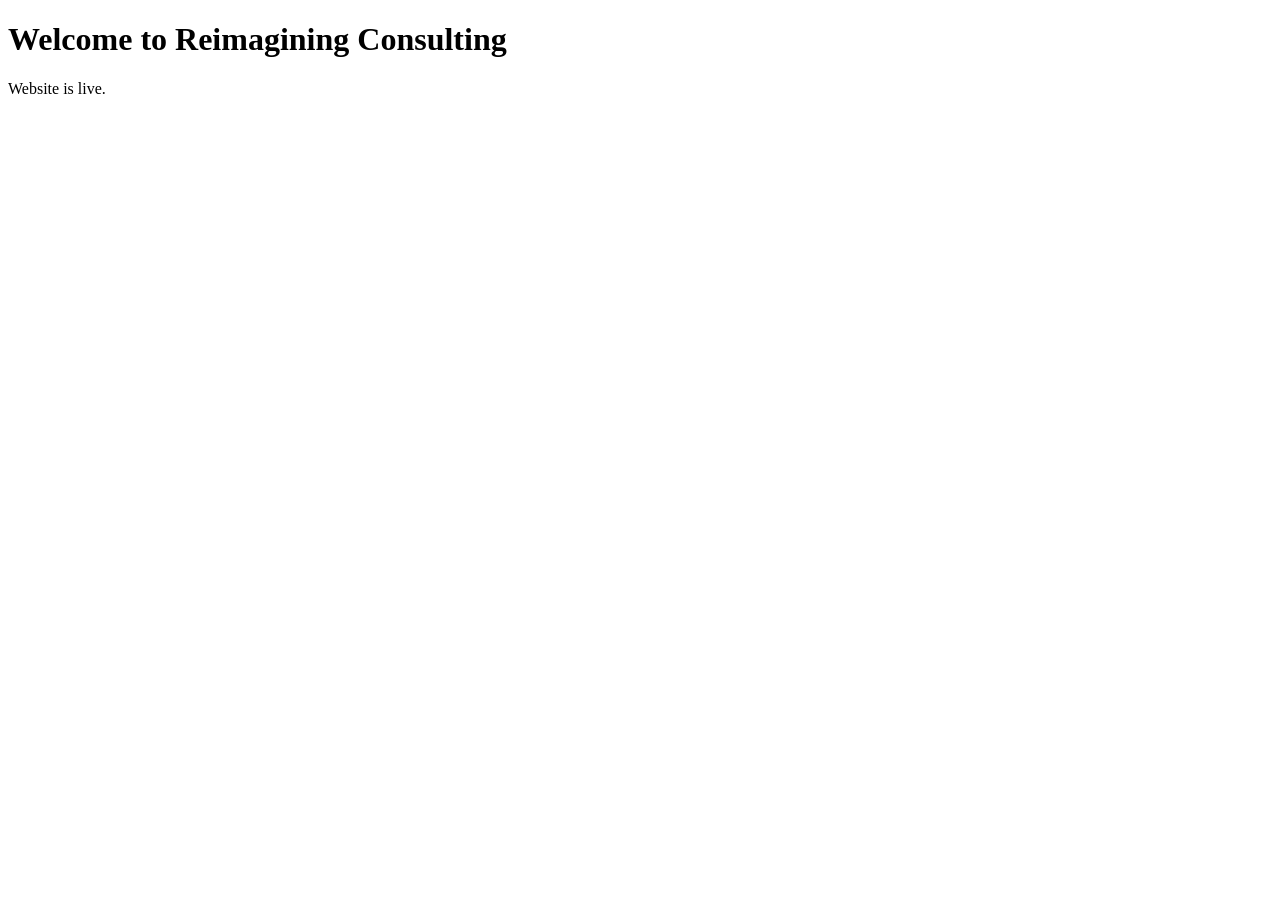
<file: Index.html>
﻿<!DOCTYPE html>
<html>
<head>
  <title>Reimagining Consulting</title>
</head>
<body>
  <h1>Welcome to Reimagining Consulting</h1>
  <p>Website is live.</p>
</body>
</html>
</body>
</html>
</file>
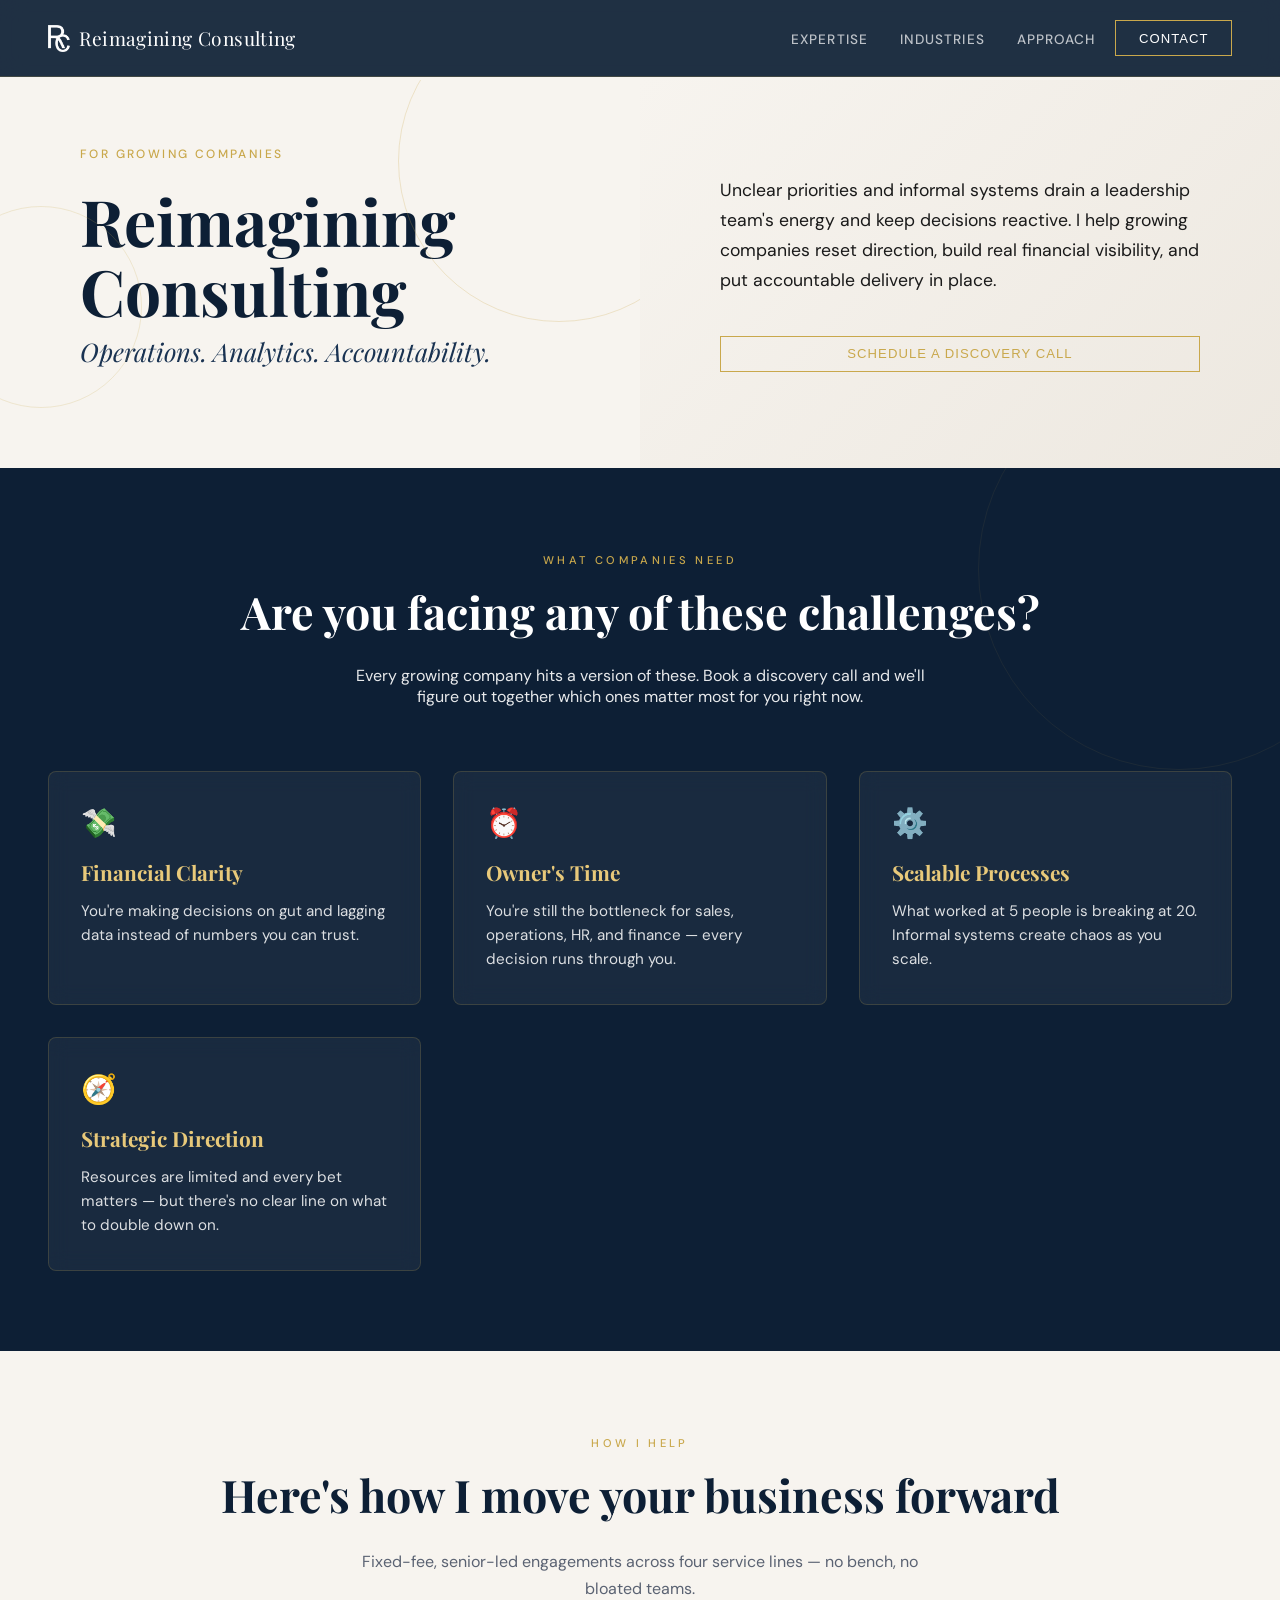
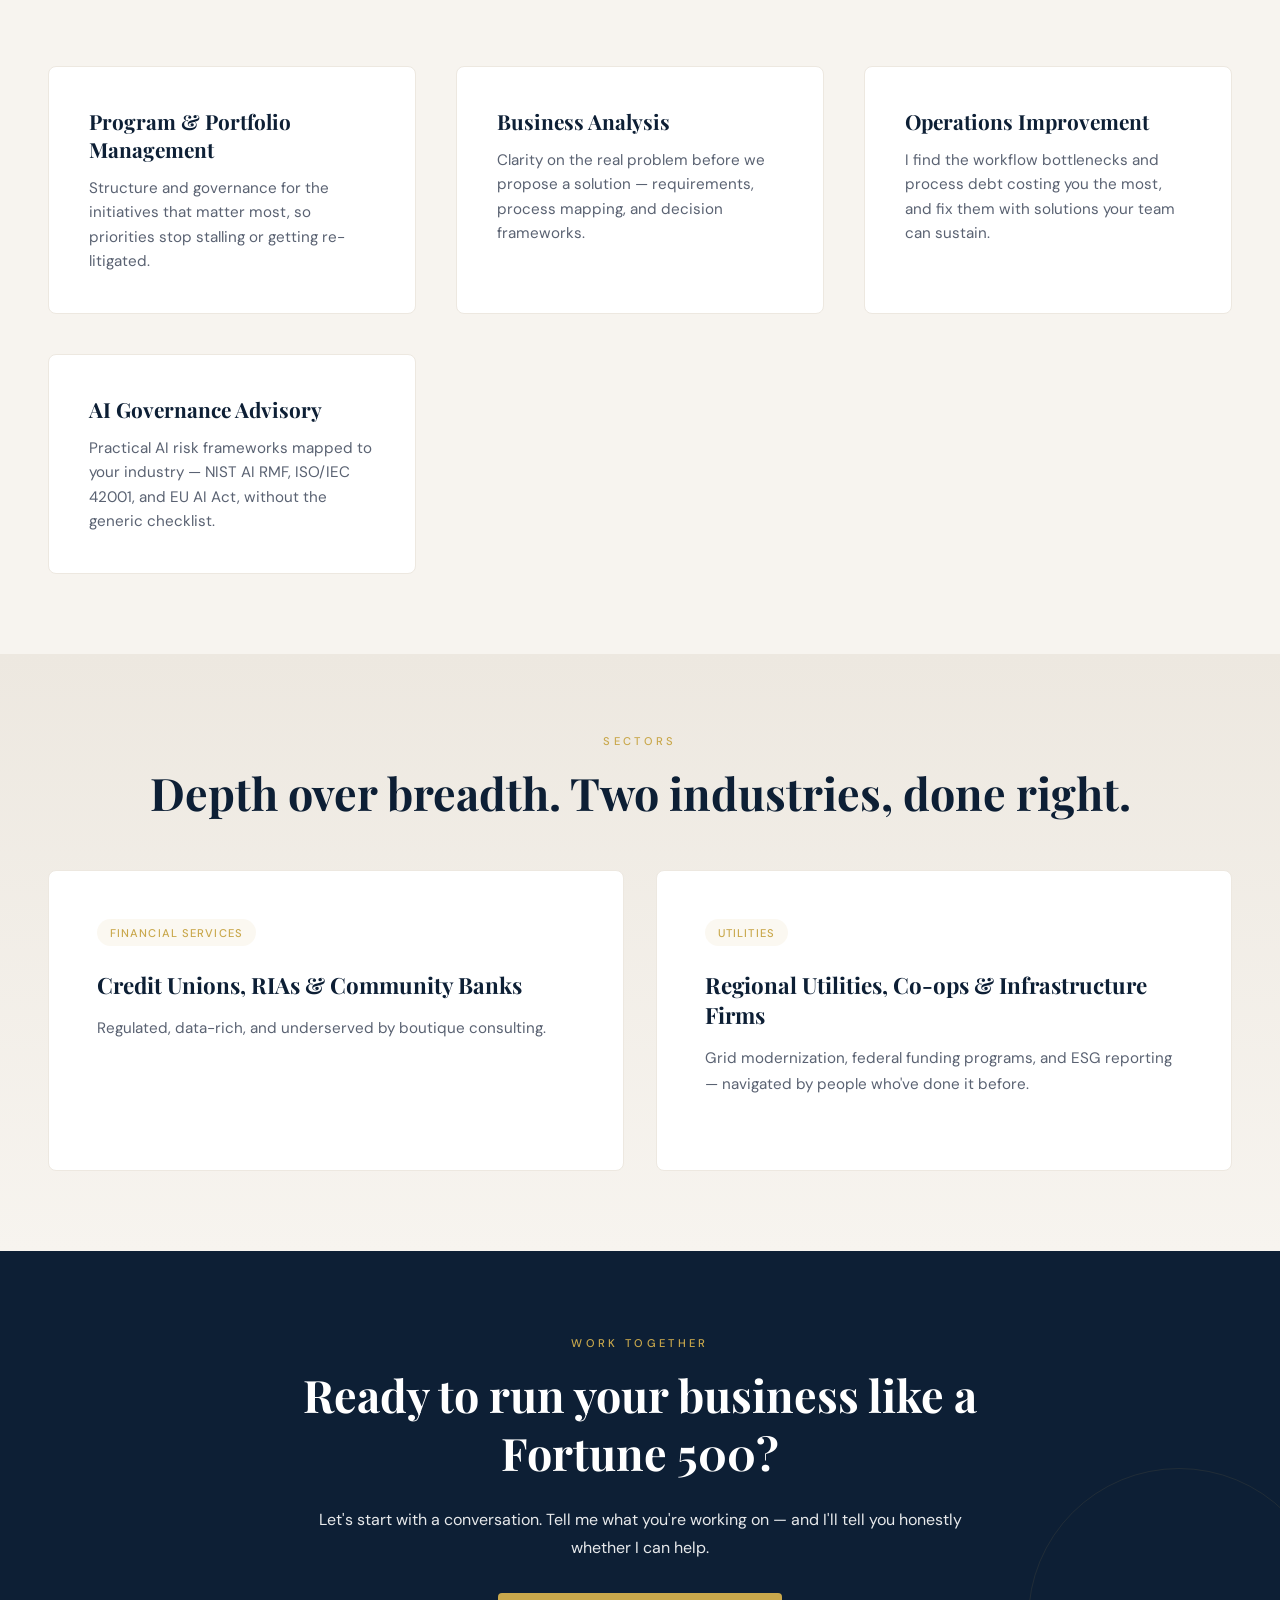
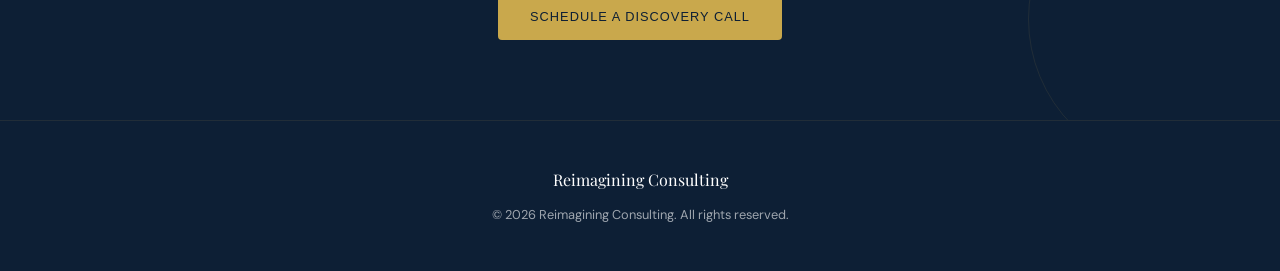
<file: index.html>
<!DOCTYPE html>
<html lang="en">
<head>
<meta charset="UTF-8">
<meta name="viewport" content="width=device-width, initial-scale=1, viewport-fit=cover">
<title>Reimagining Consulting - Confident Operations. Clear Strategy. Accountable Delivery.</title>
<link href="https://fonts.googleapis.com/css2?family=Playfair+Display:ital,wght@0,400;0,600;1,400&family=DM+Sans:wght@300;400;500&display=swap" rel="stylesheet">
<link rel="stylesheet" href="style.css">
</head>
<body>

<!-- NAV -->
<nav>
  <div class="nav-logo"><img src="[data-uri]" alt="Reimagining Consulting" class="nav-logo-img"> Reimagining Consulting</div>
  <div class="nav-right">
    <ul class="nav-links" id="navLinks">
      <li><a href="#expertise">Expertise</a></li>
      <li><a href="#industries">Industries</a></li>
      <li><a href="#approach">Approach</a></li>
    </ul>
    <button onclick="showPopup('email')" class="nav-cta" style="cursor:pointer;background:none;">Contact</button>
    <button class="nav-toggle" id="navToggle" aria-label="Toggle menu" aria-expanded="false" aria-controls="navLinks">
      <span></span><span></span><span></span>
    </button>
  </div>
</nav>

<!-- HERO -->
<section class="hero">
  <div class="hero-left">
    <div class="hero-eyebrow">For Growing Companies</div>
    <h1 class="hero-name">Reimagining Consulting</h1>
    <p class="hero-title">Operations. Analytics. Accountability.</p>
  </div>
  <div class="hero-right">
    <p class="hero-bio">
      Unclear priorities and informal systems drain a leadership team's energy and keep decisions reactive. I help growing companies reset direction, build real financial visibility, and put accountable delivery in place.
    </p>
    <button onclick="showPopup('phone')" class="hero-cta" style="cursor:pointer;background:none;display:inline-block;margin-top:0.5rem;">Schedule a Discovery Call</button>
  </div>
</section>

<!-- CHALLENGES -->
<section class="problems-section">
  <div class="problems-header">
    <span class="section-label">What Companies Need</span>
    <h2>Are you facing any of these challenges?</h2>
    <p>Every growing company hits a version of these. Book a discovery call and we'll figure out together which ones matter most for you right now.</p>
  </div>

  <div class="problems-grid">
    <div class="problem-card">
      <div class="problem-icon">💸</div>
      <h3 class="problem-title">Financial Clarity</h3>
      <p class="problem-description">You're making decisions on gut and lagging data instead of numbers you can trust.</p>
    </div>
    <div class="problem-card">
      <div class="problem-icon">⏰</div>
      <h3 class="problem-title">Owner's Time</h3>
      <p class="problem-description">You're still the bottleneck for sales, operations, HR, and finance — every decision runs through you.</p>
    </div>
    <div class="problem-card">
      <div class="problem-icon">⚙️</div>
      <h3 class="problem-title">Scalable Processes</h3>
      <p class="problem-description">What worked at 5 people is breaking at 20. Informal systems create chaos as you scale.</p>
    </div>
    <div class="problem-card">
      <div class="problem-icon">🧭</div>
      <h3 class="problem-title">Strategic Direction</h3>
      <p class="problem-description">Resources are limited and every bet matters — but there's no clear line on what to double down on.</p>
    </div>
  </div>
</section>

<!-- SERVICES -->
<section class="expertise" id="services">
  <div>
    <span class="section-label">How I Help</span>
    <h2 class="section-heading">Here's how I move your business forward</h2>
    <p class="body-text">Fixed-fee, senior-led engagements across four service lines — no bench, no bloated teams.</p>
  </div>

  <div class="expertise-grid">
    <div class="expertise-item">
      <h3 class="exp-title">Program & Portfolio Management</h3>
      <p class="exp-body">Structure and governance for the initiatives that matter most, so priorities stop stalling or getting re-litigated.</p>
    </div>
    <div class="expertise-item">
      <h3 class="exp-title">Business Analysis</h3>
      <p class="exp-body">Clarity on the real problem before we propose a solution — requirements, process mapping, and decision frameworks.</p>
    </div>
    <div class="expertise-item">
      <h3 class="exp-title">Operations Improvement</h3>
      <p class="exp-body">I find the workflow bottlenecks and process debt costing you the most, and fix them with solutions your team can sustain.</p>
    </div>
    <div class="expertise-item">
      <h3 class="exp-title">AI Governance Advisory</h3>
      <p class="exp-body">Practical AI risk frameworks mapped to your industry — NIST AI RMF, ISO/IEC 42001, and EU AI Act, without the generic checklist.</p>
    </div>
  </div>
</section>

<!-- SECTORS STRIP -->
<section class="industries" id="industries">
  <span class="section-label">Sectors</span>
  <h2 class="section-heading" style="color: var(--navy);">Depth over breadth. Two industries, done right.</h2>
  <div class="industries-grid">
    <div class="industry-card">
      <span class="industry-tag">Financial Services</span>
      <h3 class="industry-name">Credit Unions, RIAs & Community Banks</h3>
      <p class="industry-body">Regulated, data-rich, and underserved by boutique consulting.</p>
    </div>
    <div class="industry-card">
      <span class="industry-tag">Utilities</span>
      <h3 class="industry-name">Regional Utilities, Co-ops & Infrastructure Firms</h3>
      <p class="industry-body">Grid modernization, federal funding programs, and ESG reporting — navigated by people who've done it before.</p>
    </div>
  </div>
</section>

<!-- FINAL CTA -->
<section class="cta-section">
  <div class="cta-inner">
    <span class="section-label">Work together</span>
    <h2 class="cta-heading">Ready to run your business like a Fortune 500?</h2>
    <p class="cta-body">Let's start with a conversation. Tell me what you're working on — and I'll tell you honestly whether I can help.</p>
    <button onclick="showPopup('phone')" class="cta-btn" style="cursor:pointer;border:none;">Schedule a Discovery Call</button>
  </div>
</section>

<footer>
  <div class="footer-logo">Reimagining Consulting</div>
  <div class="footer-copy">© 2026 Reimagining Consulting. All rights reserved.</div>
</footer>
<!-- POPUPS -->
<div id="popup-email" class="popup-overlay" onclick="closeIfOverlay(event, 'email')">
  <div class="popup-box">
    <button class="popup-close" onclick="hidePopup('email')">✕</button>
    <div class="popup-icon">✉️</div>
    <div class="popup-label">Email Us</div>
    <div class="popup-value">info@reimaginingconsulting.com</div>
    <a href="mailto:info@reimaginingconsulting.com" class="popup-action">Open Email</a>
  </div>
</div>

<div id="popup-phone" class="popup-overlay" onclick="closeIfOverlay(event, 'phone')">
  <div class="popup-box">
    <button class="popup-close" onclick="hidePopup('phone')">✕</button>
    <div class="popup-icon">📞</div>
    <div class="popup-label">Call or Text</div>
    <div class="popup-value">267-293-9628</div>
    <a href="tel:+12672939628" class="popup-action">Call Now</a>
  </div>
</div>

<script src="script.js"></script>

</body>
</html>
</file>
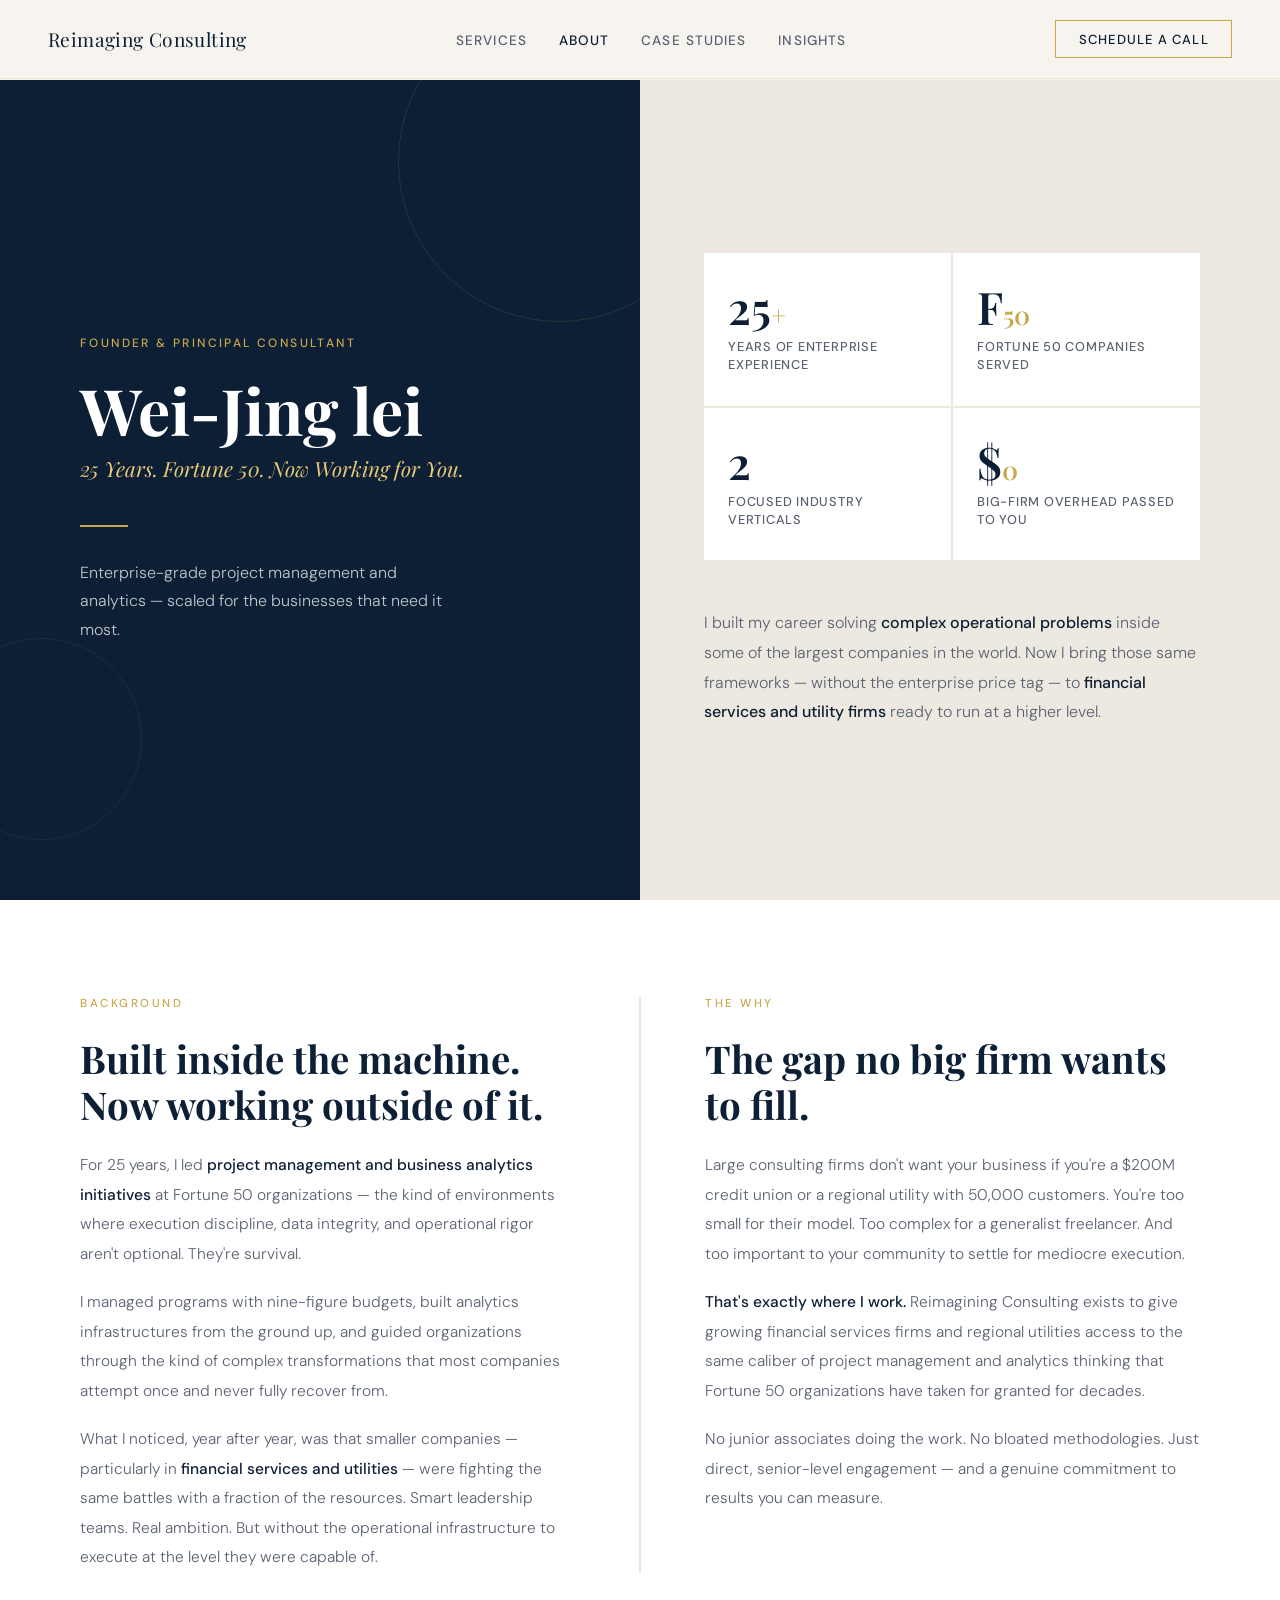
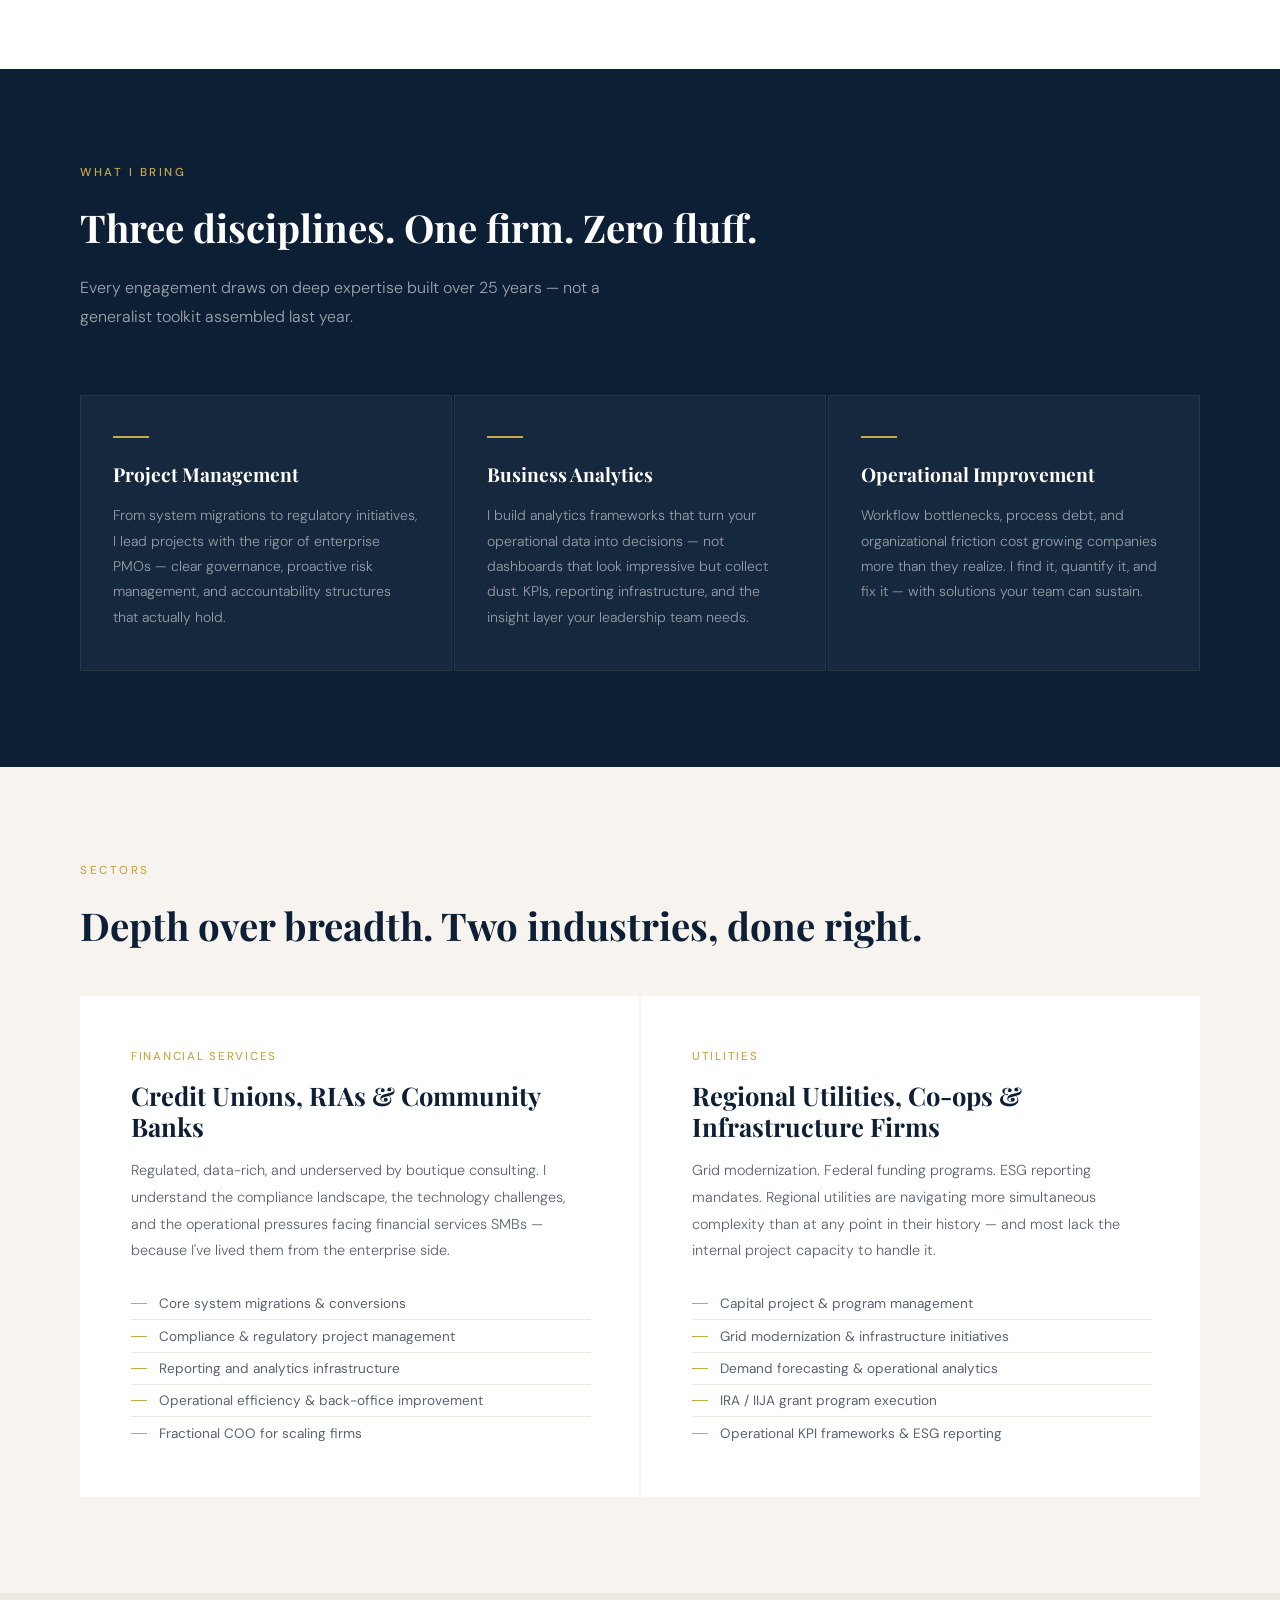
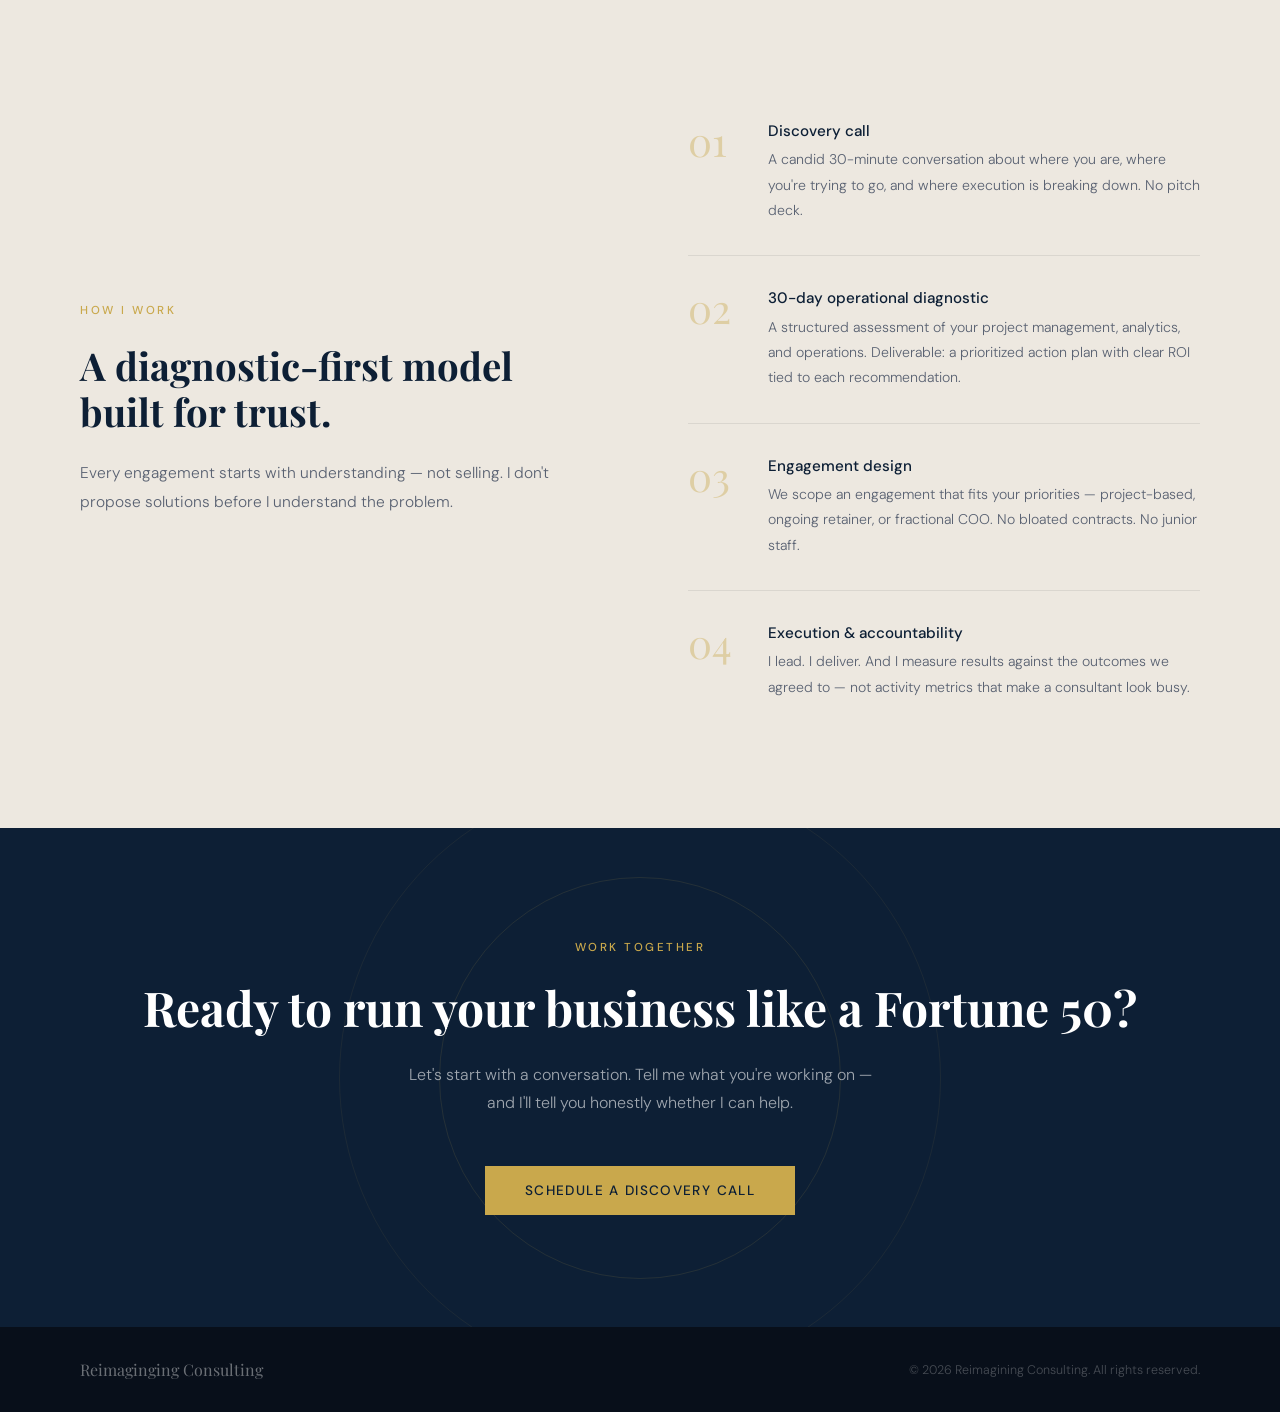
<file: About.html>
﻿<!DOCTYPE html>
<html lang="en">
<head>
<meta charset="UTF-8">
<meta name="viewport" content="width=device-width, initial-scale=1.0">
<title>About — Reimaging Consulting</title>
<link href="https://fonts.googleapis.com/css2?family=Playfair+Display:ital,wght@0,400;0,600;1,400&family=DM+Sans:wght@300;400;500&display=swap" rel="stylesheet">
<style>
  :root {
    --navy: #0d1f35;
    --navy-mid: #1a3352;
    --gold: #c9a84c;
    --gold-light: #e8c97a;
    --cream: #f7f4ef;
    --cream-dark: #ede8e0;
    --text: #1a1a1a;
    --muted: #5a6272;
    --white: #ffffff;
  }

  * { box-sizing: border-box; margin: 0; padding: 0; }

  body {
    font-family: 'DM Sans', sans-serif;
    background: var(--cream);
    color: var(--text);
    overflow-x: hidden;
  }

  /* NAV */
  nav {
    position: fixed; top: 0; left: 0; right: 0; z-index: 100;
    display: flex; justify-content: space-between; align-items: center;
    padding: 1.25rem 3rem;
    background: rgba(247,244,239,0.92);
    backdrop-filter: blur(12px);
    border-bottom: 1px solid rgba(201,168,76,0.2);
  }
  .nav-logo {
    font-family: 'Playfair Display', serif;
    font-size: 1.2rem;
    color: var(--navy);
    letter-spacing: 0.02em;
  }
  .nav-links { display: flex; gap: 2rem; list-style: none; }
  .nav-links a {
    font-size: 0.85rem; font-weight: 500; letter-spacing: 0.08em;
    text-transform: uppercase; color: var(--muted); text-decoration: none;
    transition: color 0.2s;
  }
  .nav-links a:hover, .nav-links a.active { color: var(--navy); }
  .nav-cta {
    font-size: 0.82rem; font-weight: 500; letter-spacing: 0.08em;
    text-transform: uppercase; padding: 0.6rem 1.4rem;
    border: 1px solid var(--gold); color: var(--navy);
    text-decoration: none; transition: all 0.2s;
  }
  .nav-cta:hover { background: var(--gold); color: var(--white); }

  /* HERO */
  .hero {
    min-height: 100vh;
    display: grid;
    grid-template-columns: 1fr 1fr;
    padding-top: 80px;
  }
  .hero-left {
    background: var(--navy);
    padding: 6rem 4rem 6rem 5rem;
    display: flex; flex-direction: column; justify-content: center;
    position: relative; overflow: hidden;
  }
  .hero-left::before {
    content: '';
    position: absolute; top: -80px; right: -80px;
    width: 320px; height: 320px;
    border: 1px solid rgba(201,168,76,0.15);
    border-radius: 50%;
  }
  .hero-left::after {
    content: '';
    position: absolute; bottom: 60px; left: -60px;
    width: 200px; height: 200px;
    border: 1px solid rgba(201,168,76,0.1);
    border-radius: 50%;
  }
  .hero-eyebrow {
    font-size: 0.75rem; font-weight: 500; letter-spacing: 0.2em;
    text-transform: uppercase; color: var(--gold);
    margin-bottom: 1.5rem;
  }
  .hero-name {
    font-family: 'Playfair Display', serif;
    font-size: clamp(2.8rem, 5vw, 4rem);
    color: var(--white);
    line-height: 1.1;
    margin-bottom: 0.5rem;
  }
  .hero-title {
    font-family: 'Playfair Display', serif;
    font-size: clamp(1rem, 2vw, 1.3rem);
    color: var(--gold-light);
    font-style: italic;
    margin-bottom: 2.5rem;
    line-height: 1.5;
  }
  .hero-divider {
    width: 48px; height: 2px;
    background: var(--gold);
    margin-bottom: 2rem;
  }
  .hero-tagline {
    font-size: 1rem; font-weight: 300; line-height: 1.8;
    color: rgba(255,255,255,0.75);
    max-width: 380px;
  }

  .hero-right {
    background: var(--cream-dark);
    padding: 6rem 5rem 6rem 4rem;
    display: flex; flex-direction: column; justify-content: center;
    position: relative;
  }
  .stat-grid {
    display: grid; grid-template-columns: 1fr 1fr;
    gap: 2px; margin-bottom: 3rem;
  }
  .stat-item {
    background: var(--white);
    padding: 2rem 1.5rem;
  }
  .stat-num {
    font-family: 'Playfair Display', serif;
    font-size: 2.8rem; font-weight: 600;
    color: var(--navy); line-height: 1;
    margin-bottom: 0.5rem;
  }
  .stat-num span { font-size: 1.6rem; color: var(--gold); }
  .stat-label {
    font-size: 0.8rem; font-weight: 500; letter-spacing: 0.06em;
    text-transform: uppercase; color: var(--muted);
    line-height: 1.4;
  }
  .hero-intro {
    font-size: 1rem; line-height: 1.85; color: var(--muted); font-weight: 300;
  }
  .hero-intro strong { color: var(--navy); font-weight: 500; }

  /* SECTION BASE */
  section { padding: 6rem 5rem; }

  /* STORY SECTION */
  .story {
    background: var(--white);
    display: grid; grid-template-columns: 1fr 2px 1fr; gap: 0;
  }
  .story-col { padding: 0 4rem; }
  .story-col:first-child { padding-left: 0; }
  .story-col:last-child { padding-right: 0; }
  .story-divider { background: var(--cream-dark); }
  .section-label {
    font-size: 0.72rem; font-weight: 500; letter-spacing: 0.22em;
    text-transform: uppercase; color: var(--gold);
    margin-bottom: 1.5rem; display: block;
  }
  .section-heading {
    font-family: 'Playfair Display', serif;
    font-size: clamp(1.8rem, 3vw, 2.4rem);
    color: var(--navy); line-height: 1.2; margin-bottom: 1.5rem;
  }
  .body-text {
    font-size: 0.97rem; line-height: 1.9; color: var(--muted); font-weight: 300;
  }
  .body-text + .body-text { margin-top: 1.2rem; }
  .body-text strong { color: var(--navy); font-weight: 500; }

  /* EXPERTISE */
  .expertise { background: var(--navy); }
  .expertise .section-heading { color: var(--white); }
  .expertise-intro {
    font-size: 1rem; line-height: 1.8; color: rgba(255,255,255,0.6);
    font-weight: 300; max-width: 560px; margin-bottom: 4rem;
  }
  .expertise-grid {
    display: grid; grid-template-columns: repeat(3, 1fr); gap: 2px;
  }
  .expertise-item {
    background: rgba(255,255,255,0.04);
    border: 1px solid rgba(201,168,76,0.12);
    padding: 2.5rem 2rem;
    transition: background 0.25s;
  }
  .expertise-item:hover { background: rgba(201,168,76,0.06); }
  .exp-icon {
    width: 36px; height: 2px; background: var(--gold);
    margin-bottom: 1.5rem;
  }
  .exp-title {
    font-family: 'Playfair Display', serif;
    font-size: 1.2rem; color: var(--white);
    margin-bottom: 1rem; line-height: 1.3;
  }
  .exp-body {
    font-size: 0.88rem; line-height: 1.8;
    color: rgba(255,255,255,0.55); font-weight: 300;
  }

  /* INDUSTRIES */
  .industries { background: var(--cream); padding: 6rem 5rem; }
  .industries-grid { display: grid; grid-template-columns: 1fr 1fr; gap: 2px; margin-top: 3rem; }
  .industry-card {
    padding: 3rem; background: var(--white);
    border-left: 3px solid transparent;
    transition: border-color 0.25s;
  }
  .industry-card:hover { border-left-color: var(--gold); }
  .industry-tag {
    display: inline-block; font-size: 0.72rem; font-weight: 500;
    letter-spacing: 0.15em; text-transform: uppercase;
    color: var(--gold); margin-bottom: 1rem;
  }
  .industry-name {
    font-family: 'Playfair Display', serif;
    font-size: 1.6rem; color: var(--navy);
    margin-bottom: 1rem; line-height: 1.2;
  }
  .industry-body {
    font-size: 0.9rem; line-height: 1.85;
    color: var(--muted); font-weight: 300; margin-bottom: 1.5rem;
  }
  .industry-list { list-style: none; }
  .industry-list li {
    font-size: 0.85rem; color: var(--muted);
    padding: 0.45rem 0; border-bottom: 1px solid var(--cream-dark);
    display: flex; align-items: center; gap: 0.75rem;
  }
  .industry-list li:last-child { border-bottom: none; }
  .industry-list li::before {
    content: '';
    width: 16px; height: 1px; background: var(--gold); flex-shrink: 0;
  }

  /* APPROACH */
  .approach {
    background: var(--cream-dark);
    display: grid; grid-template-columns: 1fr 1fr; gap: 6rem;
    align-items: center;
  }
  .approach-steps { display: flex; flex-direction: column; gap: 0; }
  .step {
    display: flex; gap: 2rem; padding: 2rem 0;
    border-bottom: 1px solid rgba(0,0,0,0.08);
  }
  .step:last-child { border-bottom: none; }
  .step-num {
    font-family: 'Playfair Display', serif;
    font-size: 2.5rem; color: var(--gold);
    opacity: 0.4; line-height: 1; flex-shrink: 0; width: 48px;
  }
  .step-content {}
  .step-title {
    font-size: 0.95rem; font-weight: 500; color: var(--navy);
    margin-bottom: 0.4rem;
  }
  .step-body {
    font-size: 0.88rem; line-height: 1.8; color: var(--muted); font-weight: 300;
  }

  /* CTA */
  .cta-section {
    background: var(--navy);
    text-align: center; padding: 7rem 5rem;
    position: relative; overflow: hidden;
  }
  .cta-section::before {
    content: '';
    position: absolute; top: 50%; left: 50%; transform: translate(-50%,-50%);
    width: 600px; height: 600px;
    border: 1px solid rgba(201,168,76,0.08);
    border-radius: 50%;
  }
  .cta-section::after {
    content: '';
    position: absolute; top: 50%; left: 50%; transform: translate(-50%,-50%);
    width: 400px; height: 400px;
    border: 1px solid rgba(201,168,76,0.12);
    border-radius: 50%;
  }
  .cta-inner { position: relative; z-index: 1; }
  .cta-section .section-label { justify-content: center; display: block; }
  .cta-heading {
    font-family: 'Playfair Display', serif;
    font-size: clamp(2rem, 4vw, 3rem);
    color: var(--white); margin: 1rem 0 1.5rem;
    line-height: 1.2;
  }
  .cta-body {
    font-size: 1rem; color: rgba(255,255,255,0.6);
    font-weight: 300; max-width: 480px;
    margin: 0 auto 3rem; line-height: 1.8;
  }
  .cta-btn {
    display: inline-block; padding: 1rem 2.5rem;
    background: var(--gold); color: var(--navy);
    font-size: 0.85rem; font-weight: 500; letter-spacing: 0.1em;
    text-transform: uppercase; text-decoration: none;
    transition: all 0.25s;
  }
  .cta-btn:hover { background: var(--gold-light); }

  /* FOOTER */
  footer {
    background: #080f1a; padding: 2rem 5rem;
    display: flex; justify-content: space-between; align-items: center;
  }
  .footer-logo {
    font-family: 'Playfair Display', serif;
    font-size: 1rem; color: rgba(255,255,255,0.4);
  }
  .footer-copy {
    font-size: 0.78rem; color: rgba(255,255,255,0.25); font-weight: 300;
  }

  /* ANIMATIONS */
  .fade-in {
    opacity: 0; transform: translateY(24px);
    animation: fadeUp 0.7s ease forwards;
  }
  @keyframes fadeUp {
    to { opacity: 1; transform: translateY(0); }
  }
  .delay-1 { animation-delay: 0.15s; }
  .delay-2 { animation-delay: 0.3s; }
  .delay-3 { animation-delay: 0.45s; }
  .delay-4 { animation-delay: 0.6s; }
</style>
</head>
<body>

<nav>
  <div class="nav-logo">Reimaging Consulting</div>
  <ul class="nav-links">
    <li><a href="#">Services</a></li>
    <li><a href="#" class="active">About</a></li>
    <li><a href="#">Case Studies</a></li>
    <li><a href="#">Insights</a></li>
  </ul>
  <a href="#" class="nav-cta">Schedule a Call</a>
</nav>

<!-- HERO -->
<div class="hero">
  <div class="hero-left">
    <p class="hero-eyebrow fade-in">Founder & Principal Consultant</p>
    <h1 class="hero-name fade-in delay-1">Wei-Jing lei</h1>
    <p class="hero-title fade-in delay-2">25 Years. Fortune 50. Now Working for You.</p>
    <div class="hero-divider fade-in delay-3"></div>
    <p class="hero-tagline fade-in delay-4">Enterprise-grade project management and analytics — scaled for the businesses that need it most.</p>
  </div>
  <div class="hero-right">
    <div class="stat-grid fade-in delay-1">
      <div class="stat-item">
        <div class="stat-num">25<span>+</span></div>
        <div class="stat-label">Years of enterprise experience</div>
      </div>
      <div class="stat-item">
        <div class="stat-num">F<span>50</span></div>
        <div class="stat-label">Fortune 50 companies served</div>
      </div>
      <div class="stat-item">
        <div class="stat-num">2</div>
        <div class="stat-label">Focused industry verticals</div>
      </div>
      <div class="stat-item">
        <div class="stat-num">$<span>0</span></div>
        <div class="stat-label">Big-firm overhead passed to you</div>
      </div>
    </div>
    <p class="hero-intro fade-in delay-2">
      I built my career solving <strong>complex operational problems</strong> inside some of the largest companies in the world. Now I bring those same frameworks — without the enterprise price tag — to <strong>financial services and utility firms</strong> ready to run at a higher level.
    </p>
  </div>
</div>

<!-- STORY -->
<section class="story">
  <div class="story-col">
    <span class="section-label">Background</span>
    <h2 class="section-heading">Built inside the machine. Now working outside of it.</h2>
    <p class="body-text">
      For 25 years, I led <strong>project management and business analytics initiatives</strong> at Fortune 50 organizations — the kind of environments where execution discipline, data integrity, and operational rigor aren't optional. They're survival.
    </p>
    <p class="body-text">
      I managed programs with nine-figure budgets, built analytics infrastructures from the ground up, and guided organizations through the kind of complex transformations that most companies attempt once and never fully recover from.
    </p>
    <p class="body-text">
      What I noticed, year after year, was that smaller companies — particularly in <strong>financial services and utilities</strong> — were fighting the same battles with a fraction of the resources. Smart leadership teams. Real ambition. But without the operational infrastructure to execute at the level they were capable of.
    </p>
  </div>
  <div class="story-divider"></div>
  <div class="story-col">
    <span class="section-label">The why</span>
    <h2 class="section-heading">The gap no big firm wants to fill.</h2>
    <p class="body-text">
      Large consulting firms don't want your business if you're a $200M credit union or a regional utility with 50,000 customers. You're too small for their model. Too complex for a generalist freelancer. And too important to your community to settle for mediocre execution.
    </p>
    <p class="body-text">
      <strong>That's exactly where I work.</strong> Reimagining Consulting exists to give growing financial services firms and regional utilities access to the same caliber of project management and analytics thinking that Fortune 50 organizations have taken for granted for decades.
    </p>
    <p class="body-text">
      No junior associates doing the work. No bloated methodologies. Just direct, senior-level engagement — and a genuine commitment to results you can measure.
    </p>
  </div>
</section>

<!-- EXPERTISE -->
<section class="expertise">
  <span class="section-label">What I bring</span>
  <h2 class="section-heading">Three disciplines. One firm. Zero fluff.</h2>
  <p class="expertise-intro">Every engagement draws on deep expertise built over 25 years — not a generalist toolkit assembled last year.</p>
  <div class="expertise-grid">
    <div class="expertise-item">
      <div class="exp-icon"></div>
      <h3 class="exp-title">Project Management</h3>
      <p class="exp-body">From system migrations to regulatory initiatives, I lead projects with the rigor of enterprise PMOs — clear governance, proactive risk management, and accountability structures that actually hold.</p>
    </div>
    <div class="expertise-item">
      <div class="exp-icon"></div>
      <h3 class="exp-title">Business Analytics</h3>
      <p class="exp-body">I build analytics frameworks that turn your operational data into decisions — not dashboards that look impressive but collect dust. KPIs, reporting infrastructure, and the insight layer your leadership team needs.</p>
    </div>
    <div class="expertise-item">
      <div class="exp-icon"></div>
      <h3 class="exp-title">Operational Improvement</h3>
      <p class="exp-body">Workflow bottlenecks, process debt, and organizational friction cost growing companies more than they realize. I find it, quantify it, and fix it — with solutions your team can sustain.</p>
    </div>
  </div>
</section>

<!-- INDUSTRIES -->
<section class="industries">
  <span class="section-label">Sectors</span>
  <h2 class="section-heading" style="color:var(--navy);">Depth over breadth. Two industries, done right.</h2>
  <div class="industries-grid">
    <div class="industry-card">
      <span class="industry-tag">Financial Services</span>
      <h3 class="industry-name">Credit Unions, RIAs & Community Banks</h3>
      <p class="industry-body">Regulated, data-rich, and underserved by boutique consulting. I understand the compliance landscape, the technology challenges, and the operational pressures facing financial services SMBs — because I've lived them from the enterprise side.</p>
      <ul class="industry-list">
        <li>Core system migrations & conversions</li>
        <li>Compliance & regulatory project management</li>
        <li>Reporting and analytics infrastructure</li>
        <li>Operational efficiency & back-office improvement</li>
        <li>Fractional COO for scaling firms</li>
      </ul>
    </div>
    <div class="industry-card">
      <span class="industry-tag">Utilities</span>
      <h3 class="industry-name">Regional Utilities, Co-ops & Infrastructure Firms</h3>
      <p class="industry-body">Grid modernization. Federal funding programs. ESG reporting mandates. Regional utilities are navigating more simultaneous complexity than at any point in their history — and most lack the internal project capacity to handle it.</p>
      <ul class="industry-list">
        <li>Capital project & program management</li>
        <li>Grid modernization & infrastructure initiatives</li>
        <li>Demand forecasting & operational analytics</li>
        <li>IRA / IIJA grant program execution</li>
        <li>Operational KPI frameworks & ESG reporting</li>
      </ul>
    </div>
  </div>
</section>

<!-- APPROACH -->
<section class="approach">
  <div>
    <span class="section-label">How I work</span>
    <h2 class="section-heading" style="color:var(--navy);">A diagnostic-first model built for trust.</h2>
    <p class="body-text">Every engagement starts with understanding — not selling. I don't propose solutions before I understand the problem.</p>
  </div>
  <div class="approach-steps">
    <div class="step">
      <div class="step-num">01</div>
      <div class="step-content">
        <div class="step-title">Discovery call</div>
        <div class="step-body">A candid 30-minute conversation about where you are, where you're trying to go, and where execution is breaking down. No pitch deck.</div>
      </div>
    </div>
    <div class="step">
      <div class="step-num">02</div>
      <div class="step-content">
        <div class="step-title">30-day operational diagnostic</div>
        <div class="step-body">A structured assessment of your project management, analytics, and operations. Deliverable: a prioritized action plan with clear ROI tied to each recommendation.</div>
      </div>
    </div>
    <div class="step">
      <div class="step-num">03</div>
      <div class="step-content">
        <div class="step-title">Engagement design</div>
        <div class="step-body">We scope an engagement that fits your priorities — project-based, ongoing retainer, or fractional COO. No bloated contracts. No junior staff.</div>
      </div>
    </div>
    <div class="step">
      <div class="step-num">04</div>
      <div class="step-content">
        <div class="step-title">Execution & accountability</div>
        <div class="step-body">I lead. I deliver. And I measure results against the outcomes we agreed to — not activity metrics that make a consultant look busy.</div>
      </div>
    </div>
  </div>
</section>

<!-- CTA -->
<section class="cta-section">
  <div class="cta-inner">
    <span class="section-label">Work together</span>
    <h2 class="cta-heading">Ready to run your business like a Fortune 50?</h2>
    <p class="cta-body">Let's start with a conversation. Tell me what you're working on — and I'll tell you honestly whether I can help.</p>
    <a href="#" class="cta-btn">Schedule a Discovery Call</a>
  </div>
</section>

<footer>
  <div class="footer-logo">Reimaginging Consulting</div>
  <div class="footer-copy">© 2026 Reimagining Consulting. All rights reserved.</div>
</footer>

</body>
</html>
</file>
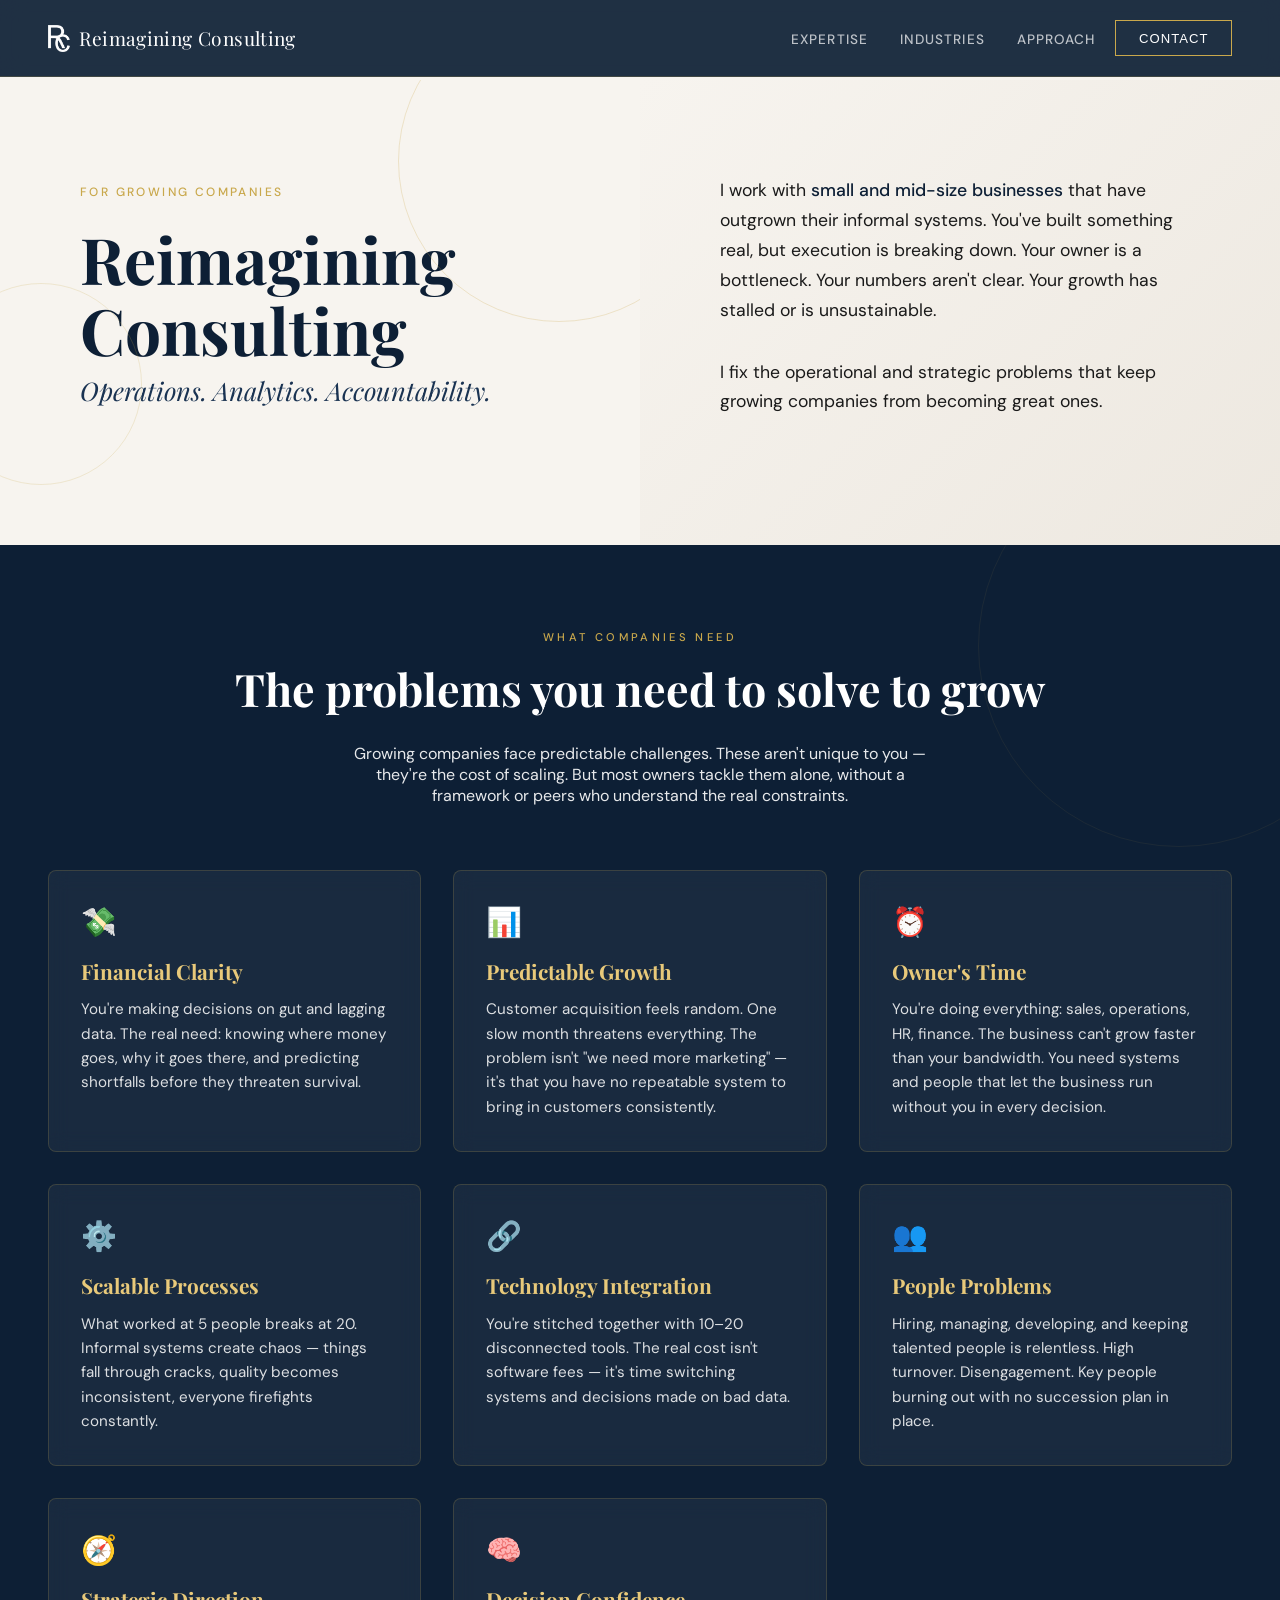
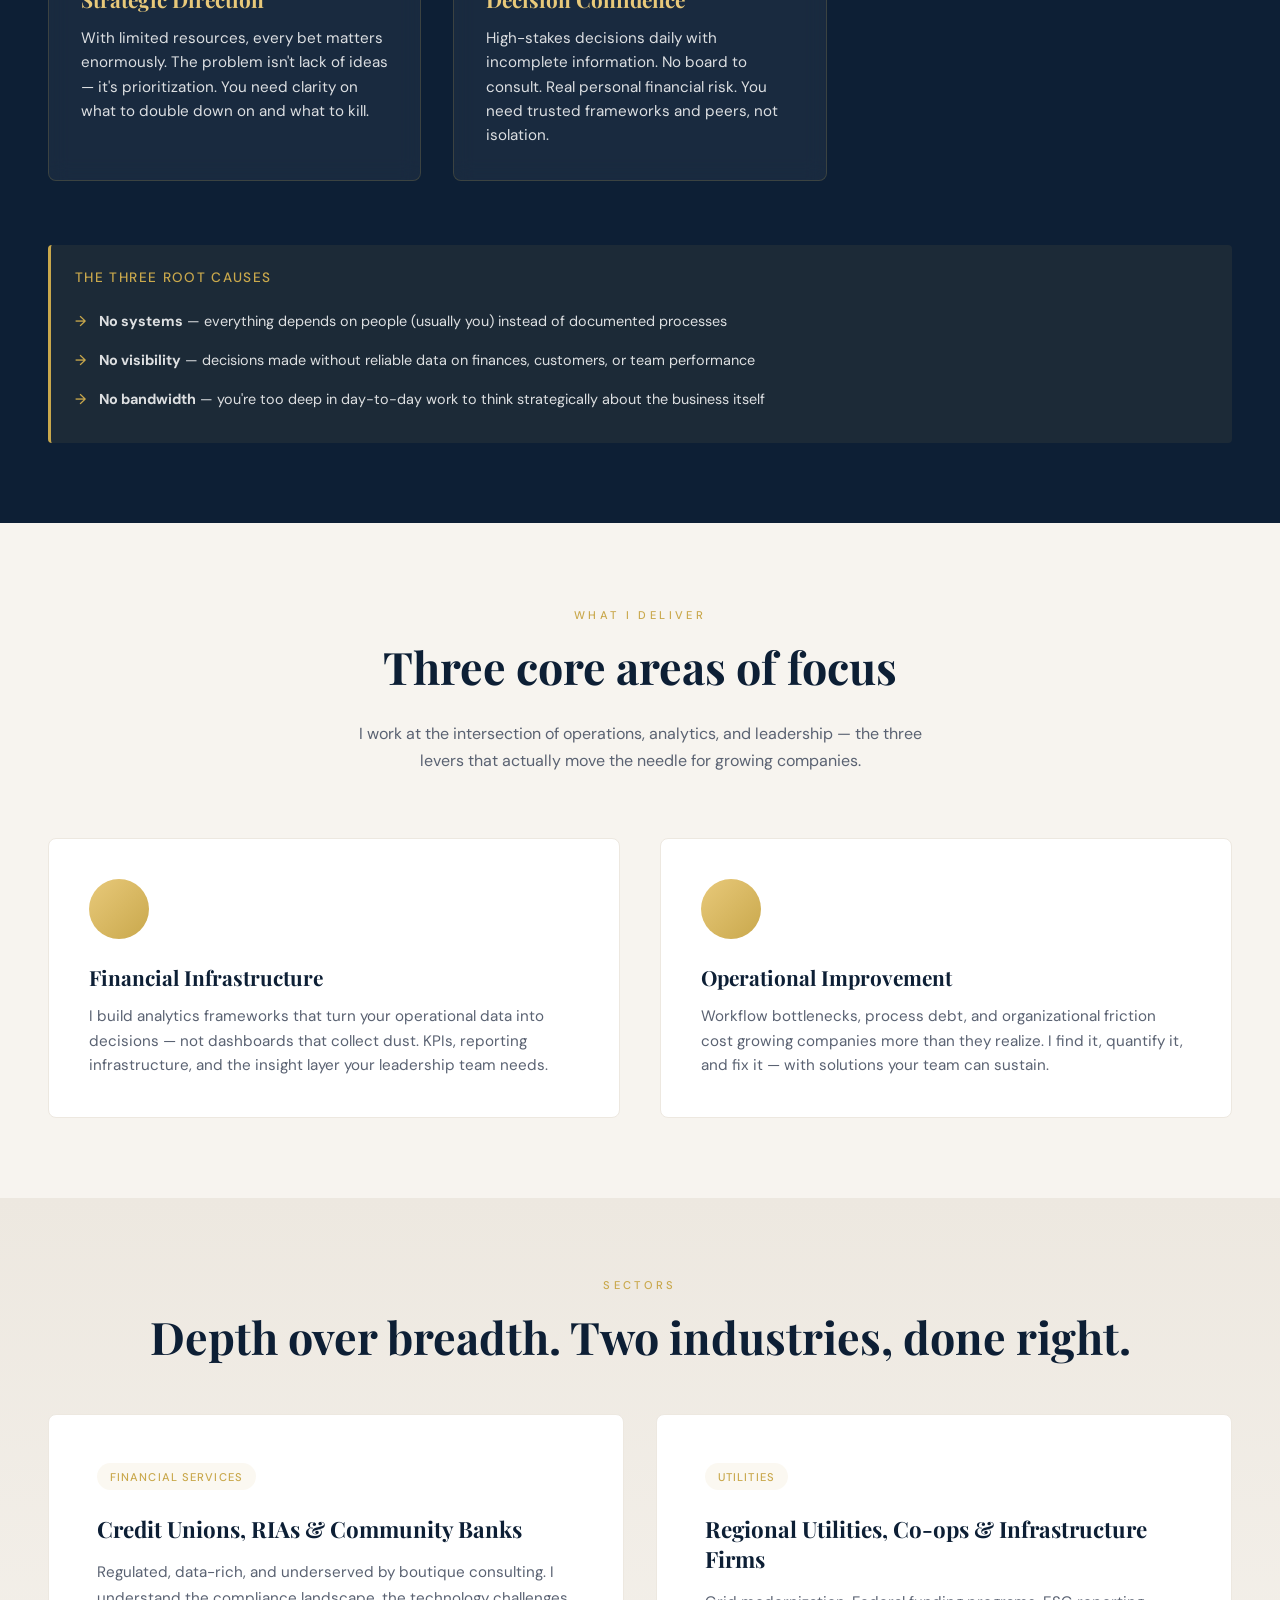
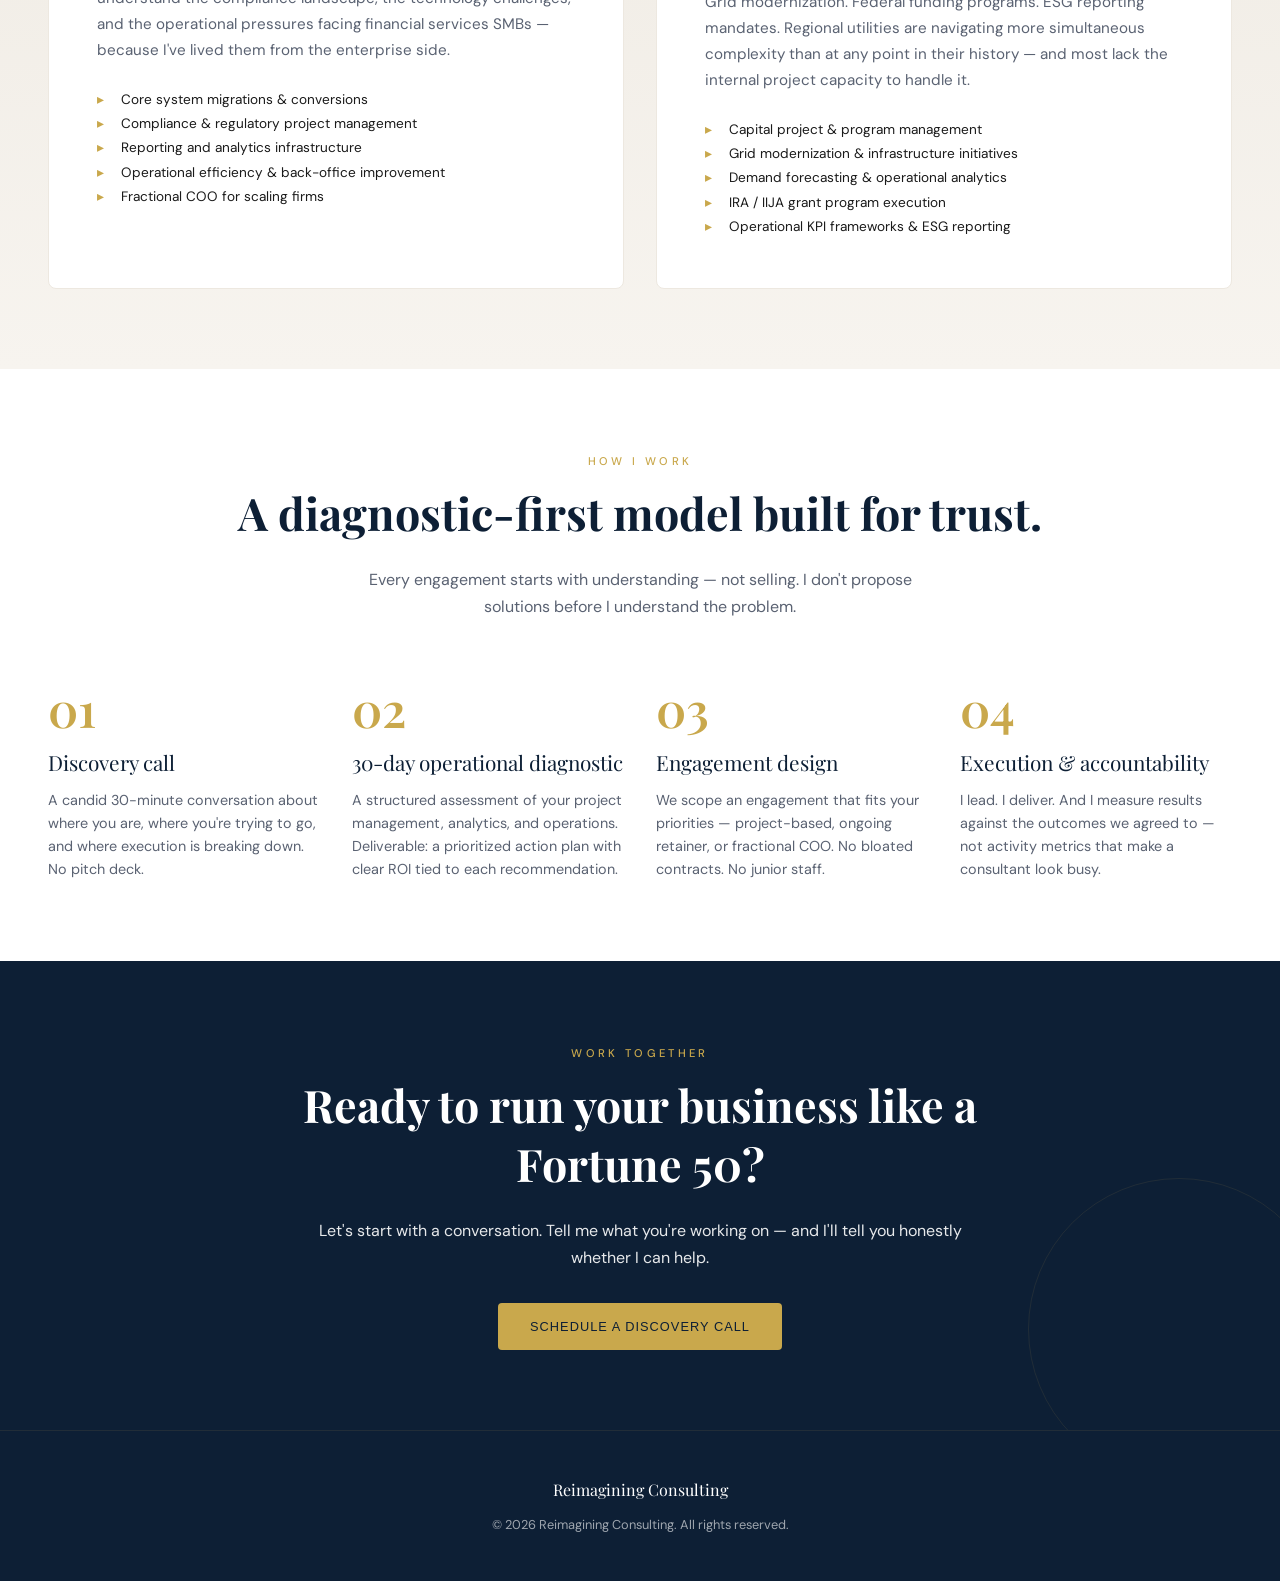
<file: index1.html>
<!DOCTYPE html>
<html lang="en">
<head>
<meta charset="UTF-8">
<meta name="viewport" content="width=device-width, initial-scale=1, viewport-fit=cover">
<title>About — Reimaging Consulting</title>
<link href="https://fonts.googleapis.com/css2?family=Playfair+Display:ital,wght@0,400;0,600;1,400&family=DM+Sans:wght@300;400;500&display=swap" rel="stylesheet">
<link rel="stylesheet" href="style.css">
</head>
<body>

<!-- NAV -->
<nav>
  <div class="nav-logo"><img src="[data-uri]" alt="Reimagining Consulting" class="nav-logo-img"> Reimagining Consulting</div>
  <div class="nav-right">
    <ul class="nav-links" id="navLinks">
      <li><a href="#expertise">Expertise</a></li>
      <li><a href="#industries">Industries</a></li>
      <li><a href="#approach">Approach</a></li>
    </ul>
    <button onclick="showPopup('email')" class="nav-cta" style="cursor:pointer;background:none;">Contact</button>
    <button class="nav-toggle" id="navToggle" aria-label="Toggle menu" aria-expanded="false" aria-controls="navLinks">
      <span></span><span></span><span></span>
    </button>
  </div>
</nav>

<!-- HERO -->
<section class="hero">
  <div class="hero-left">
    <div class="hero-eyebrow">For Growing Companies</div>
    <h1 class="hero-name">Reimagining Consulting</h1>
    <p class="hero-title">Operations. Analytics. Accountability.</p>
  </div>
  <div class="hero-right">
    <p class="hero-bio">
      I work with <strong>small and mid-size businesses</strong> that have outgrown their informal systems. You've built something real, but execution is breaking down. Your owner is a bottleneck. Your numbers aren't clear. Your growth has stalled or is unsustainable.
    </p>
    <p class="hero-bio">
      I fix the operational and strategic problems that keep growing companies from becoming great ones.
    </p>
  </div>
</section>

<!-- PROBLEMS TO SOLVE -->
<section class="problems-section">
  <div class="problems-header">
    <span class="section-label">What Companies Need</span>
    <h2>The problems you need to solve to grow</h2>
    <p>Growing companies face predictable challenges. These aren't unique to you — they're the cost of scaling. But most owners tackle them alone, without a framework or peers who understand the real constraints.</p>
  </div>

  <div class="problems-grid">
    <div class="problem-card">
      <div class="problem-icon">💸</div>
      <h3 class="problem-title">Financial Clarity</h3>
      <p class="problem-description">You're making decisions on gut and lagging data. The real need: knowing where money goes, why it goes there, and predicting shortfalls before they threaten survival.</p>
    </div>

    <div class="problem-card">
      <div class="problem-icon">📊</div>
      <h3 class="problem-title">Predictable Growth</h3>
      <p class="problem-description">Customer acquisition feels random. One slow month threatens everything. The problem isn't "we need more marketing" — it's that you have no repeatable system to bring in customers consistently.</p>
    </div>

    <div class="problem-card">
      <div class="problem-icon">⏰</div>
      <h3 class="problem-title">Owner's Time</h3>
      <p class="problem-description">You're doing everything: sales, operations, HR, finance. The business can't grow faster than your bandwidth. You need systems and people that let the business run without you in every decision.</p>
    </div>

    <div class="problem-card">
      <div class="problem-icon">⚙️</div>
      <h3 class="problem-title">Scalable Processes</h3>
      <p class="problem-description">What worked at 5 people breaks at 20. Informal systems create chaos — things fall through cracks, quality becomes inconsistent, everyone firefights constantly.</p>
    </div>

    <div class="problem-card">
      <div class="problem-icon">🔗</div>
      <h3 class="problem-title">Technology Integration</h3>
      <p class="problem-description">You're stitched together with 10–20 disconnected tools. The real cost isn't software fees — it's time switching systems and decisions made on bad data.</p>
    </div>

    <div class="problem-card">
      <div class="problem-icon">👥</div>
      <h3 class="problem-title">People Problems</h3>
      <p class="problem-description">Hiring, managing, developing, and keeping talented people is relentless. High turnover. Disengagement. Key people burning out with no succession plan in place.</p>
    </div>

    <div class="problem-card">
      <div class="problem-icon">🧭</div>
      <h3 class="problem-title">Strategic Direction</h3>
      <p class="problem-description">With limited resources, every bet matters enormously. The problem isn't lack of ideas — it's prioritization. You need clarity on what to double down on and what to kill.</p>
    </div>

    <div class="problem-card">
      <div class="problem-icon">🧠</div>
      <h3 class="problem-title">Decision Confidence</h3>
      <p class="problem-description">High-stakes decisions daily with incomplete information. No board to consult. Real personal financial risk. You need trusted frameworks and peers, not isolation.</p>
    </div>
  </div>

  <div style="max-width: 1200px; margin: 4rem auto 0; position: relative; z-index: 1;">
    <div class="root-cause">
      <div class="root-cause-title">The Three Root Causes</div>
      <ul class="root-cause-list">
        <li><strong>No systems</strong> — everything depends on people (usually you) instead of documented processes</li>
        <li><strong>No visibility</strong> — decisions made without reliable data on finances, customers, or team performance</li>
        <li><strong>No bandwidth</strong> — you're too deep in day-to-day work to think strategically about the business itself</li>
      </ul>
    </div>
  </div>
</section>

<!-- EXPERTISE -->
<section class="expertise" id="expertise">
  <div>
    <span class="section-label">What I Deliver</span>
    <h2 class="section-heading">Three core areas of focus</h2>
    <p class="body-text">I work at the intersection of operations, analytics, and leadership — the three levers that actually move the needle for growing companies.</p>
  </div>

  <div class="expertise-grid">
    <div class="expertise-item">
      <div class="exp-icon"></div>
      <h3 class="exp-title">Financial Infrastructure</h3>
      <p class="exp-body">I build analytics frameworks that turn your operational data into decisions — not dashboards that collect dust. KPIs, reporting infrastructure, and the insight layer your leadership team needs.</p>
    </div>

    <div class="expertise-item">
      <div class="exp-icon"></div>
      <h3 class="exp-title">Operational Improvement</h3>
      <p class="exp-body">Workflow bottlenecks, process debt, and organizational friction cost growing companies more than they realize. I find it, quantify it, and fix it — with solutions your team can sustain.</p>
    </div>
  </div>
</section>

<!-- INDUSTRIES -->
<section class="industries" id="industries">
  <span class="section-label">Sectors</span>
  <h2 class="section-heading" style="color: var(--navy);">Depth over breadth. Two industries, done right.</h2>
  <div class="industries-grid">
    <div class="industry-card">
      <span class="industry-tag">Financial Services</span>
      <h3 class="industry-name">Credit Unions, RIAs & Community Banks</h3>
      <p class="industry-body">Regulated, data-rich, and underserved by boutique consulting. I understand the compliance landscape, the technology challenges, and the operational pressures facing financial services SMBs — because I've lived them from the enterprise side.</p>
      <ul class="industry-list">
        <li>Core system migrations & conversions</li>
        <li>Compliance & regulatory project management</li>
        <li>Reporting and analytics infrastructure</li>
        <li>Operational efficiency & back-office improvement</li>
        <li>Fractional COO for scaling firms</li>
      </ul>
    </div>

    <div class="industry-card">
      <span class="industry-tag">Utilities</span>
      <h3 class="industry-name">Regional Utilities, Co-ops & Infrastructure Firms</h3>
      <p class="industry-body">Grid modernization. Federal funding programs. ESG reporting mandates. Regional utilities are navigating more simultaneous complexity than at any point in their history — and most lack the internal project capacity to handle it.</p>
      <ul class="industry-list">
        <li>Capital project & program management</li>
        <li>Grid modernization & infrastructure initiatives</li>
        <li>Demand forecasting & operational analytics</li>
        <li>IRA / IIJA grant program execution</li>
        <li>Operational KPI frameworks & ESG reporting</li>
      </ul>
    </div>
  </div>
</section>

<!-- APPROACH -->
<section class="approach" id="approach">
  <div>
    <span class="section-label">How I Work</span>
    <h2 class="section-heading">A diagnostic-first model built for trust.</h2>
    <p class="body-text">Every engagement starts with understanding — not selling. I don't propose solutions before I understand the problem.</p>
  </div>

  <div class="approach-steps">
    <div class="step">
      <div class="step-num">01</div>
      <div class="step-content">
        <div class="step-title">Discovery call</div>
        <div class="step-body">A candid 30-minute conversation about where you are, where you're trying to go, and where execution is breaking down. No pitch deck.</div>
      </div>
    </div>

    <div class="step">
      <div class="step-num">02</div>
      <div class="step-content">
        <div class="step-title">30-day operational diagnostic</div>
        <div class="step-body">A structured assessment of your project management, analytics, and operations. Deliverable: a prioritized action plan with clear ROI tied to each recommendation.</div>
      </div>
    </div>

    <div class="step">
      <div class="step-num">03</div>
      <div class="step-content">
        <div class="step-title">Engagement design</div>
        <div class="step-body">We scope an engagement that fits your priorities — project-based, ongoing retainer, or fractional COO. No bloated contracts. No junior staff.</div>
      </div>
    </div>

    <div class="step">
      <div class="step-num">04</div>
      <div class="step-content">
        <div class="step-title">Execution & accountability</div>
        <div class="step-body">I lead. I deliver. And I measure results against the outcomes we agreed to — not activity metrics that make a consultant look busy.</div>
      </div>
    </div>
  </div>
</section>

<!-- CTA -->
<section class="cta-section">
  <div class="cta-inner">
    <span class="section-label">Work together</span>
    <h2 class="cta-heading">Ready to run your business like a Fortune 50?</h2>
    <p class="cta-body">Let's start with a conversation. Tell me what you're working on — and I'll tell you honestly whether I can help.</p>
    <button onclick="showPopup('phone')" class="cta-btn" style="cursor:pointer;border:none;">Schedule a Discovery Call</button>
  </div>
</section>

<!-- FOOTER -->
<footer>
  <div class="footer-logo">Reimagining Consulting</div>
  <div class="footer-copy">© 2026 Reimagining Consulting. All rights reserved.</div>
</footer>
<!-- POPUPS -->
<div id="popup-email" class="popup-overlay" onclick="closeIfOverlay(event, 'email')">
  <div class="popup-box">
    <button class="popup-close" onclick="hidePopup('email')">✕</button>
    <div class="popup-icon">✉️</div>
    <div class="popup-label">Email Us</div>
    <div class="popup-value">info@reimaginingconsulting.com</div>
    <a href="mailto:info@reimaginingconsulting.com" class="popup-action">Open Email</a>
  </div>
</div>

<div id="popup-phone" class="popup-overlay" onclick="closeIfOverlay(event, 'phone')">
  <div class="popup-box">
    <button class="popup-close" onclick="hidePopup('phone')">✕</button>
    <div class="popup-icon">📞</div>
    <div class="popup-label">Call or Text</div>
    <div class="popup-value">267-293-9628</div>
    <a href="tel:+12672939628" class="popup-action">Call Now</a>
  </div>
</div>

<script src="script.js"></script>

</body>
</html>
</file>
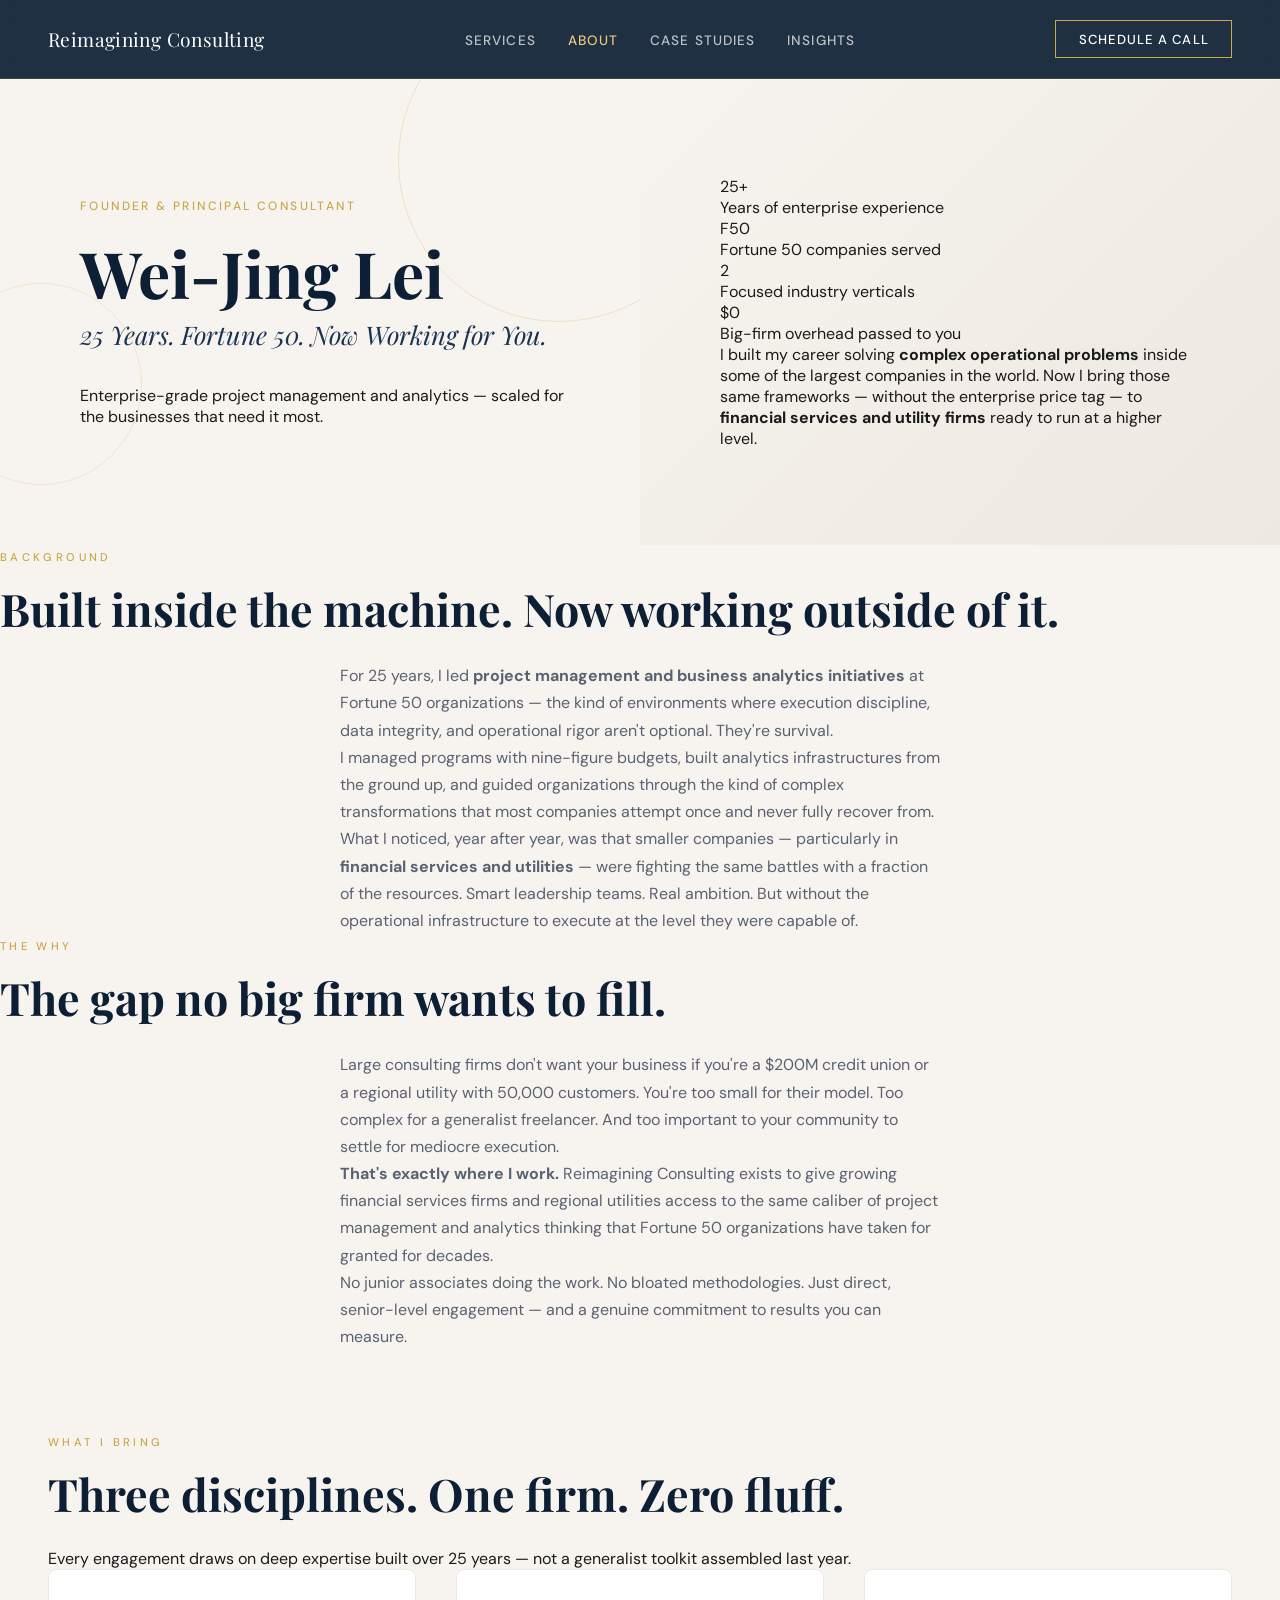
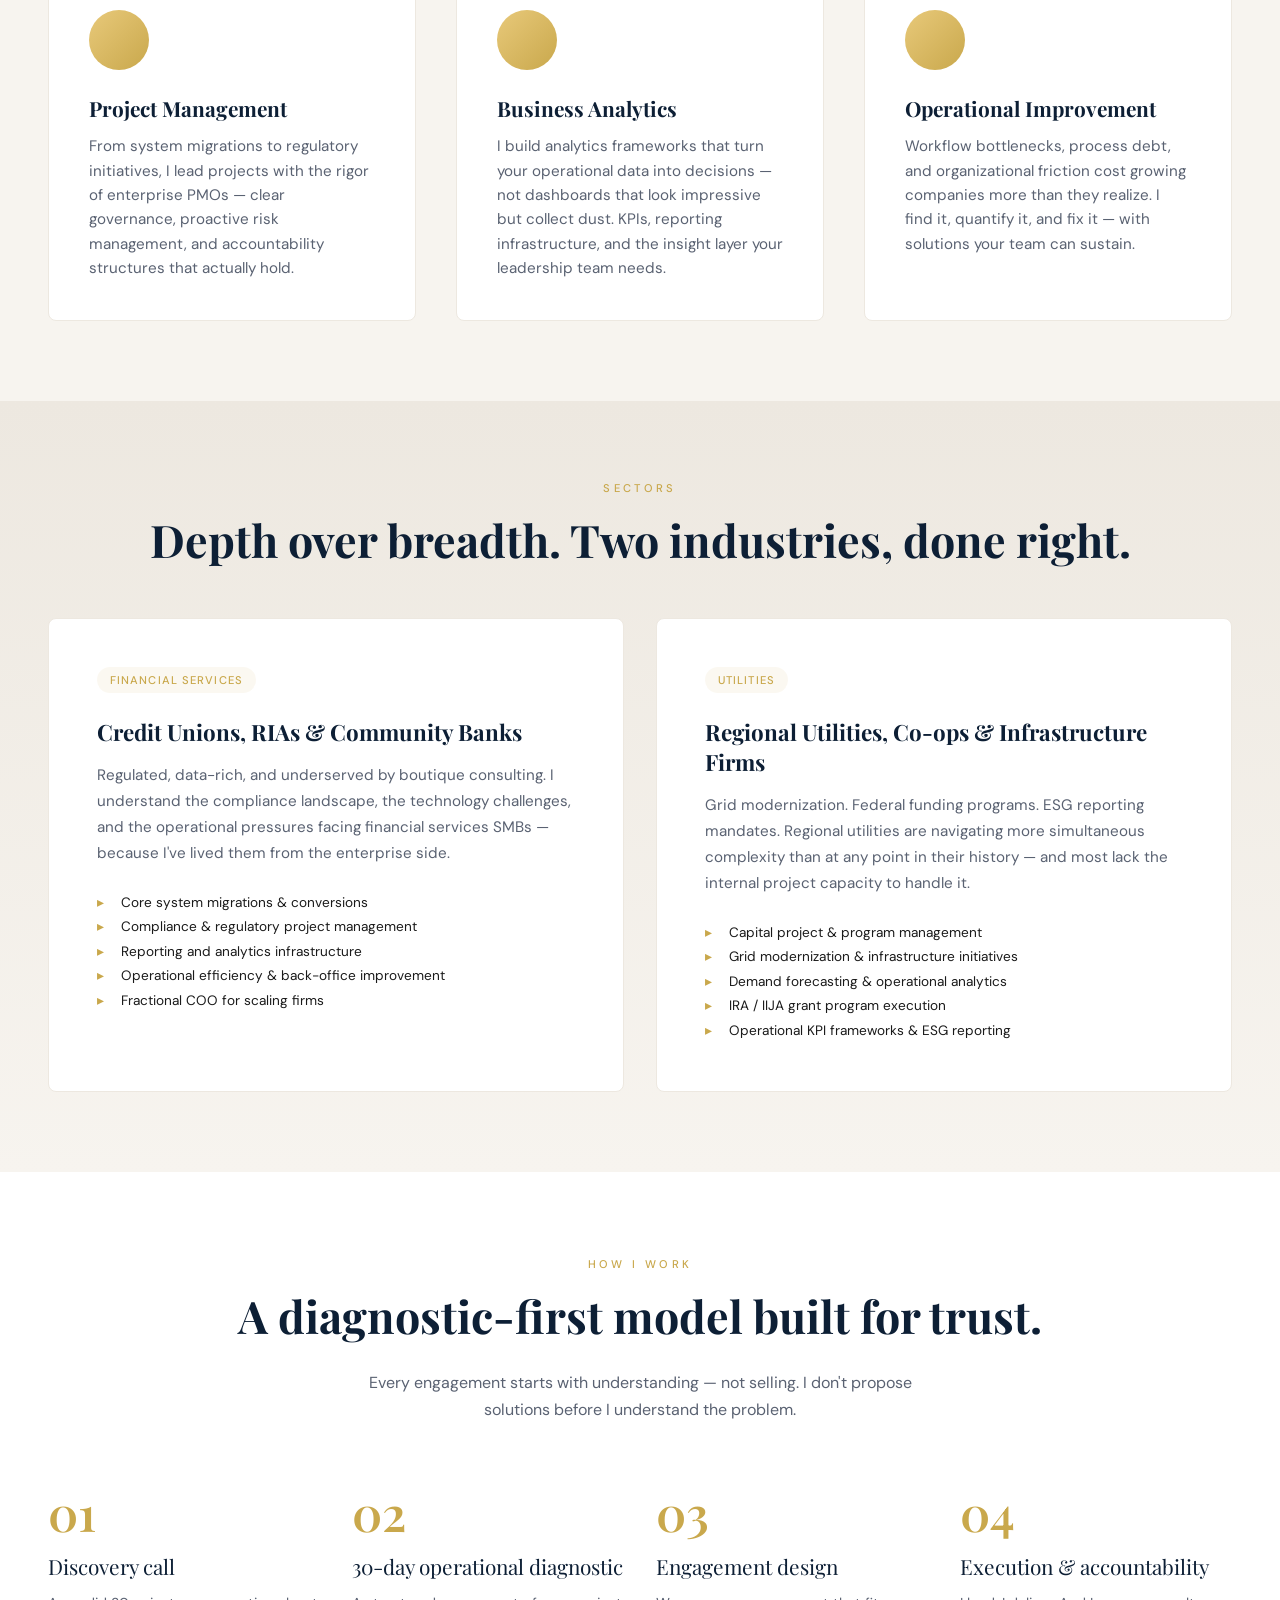
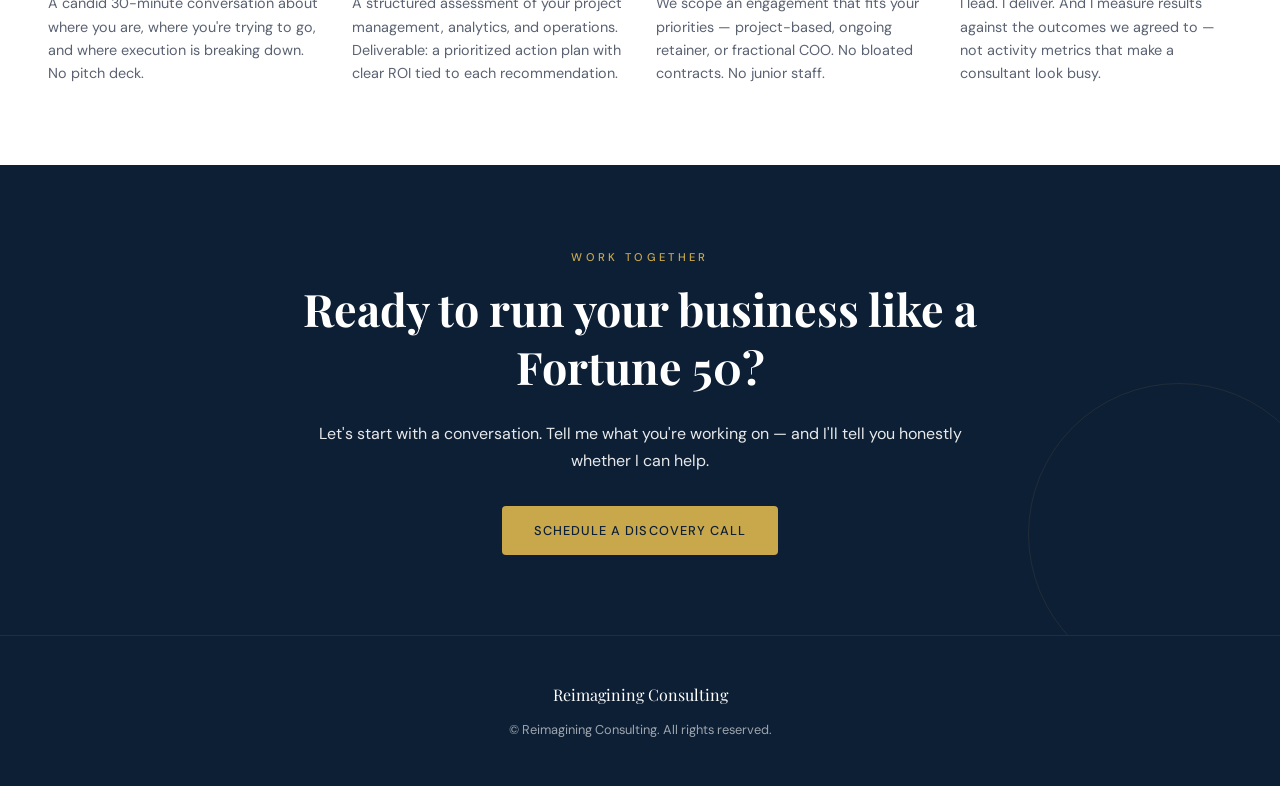
<file: index_1.html>
<!DOCTYPE html>
<html lang="en">
<head>
  <meta charset="UTF-8">
  <meta name="viewport" content="width=device-width, initial-scale=1.0">
  <title>About — Reimagining Consulting</title>

  <!-- Fonts -->
  <link href="https://fonts.googleapis.com/css2?family=Playfair+Display:ital,wght@0,400;0,600;1,400&family=DM+Sans:wght@300;400;500&display=swap" rel="stylesheet">

  <!-- Styles -->
  <link rel="stylesheet" href="style.css">
</head>
<body>

<!-- NAV -->
<nav>
  <div class="nav-logo">Reimagining Consulting</div>
  <ul class="nav-links">
    <li><a href="index.html">Services</a></li>
    <li><a href="about.html" class="active">About</a></li>
    <li><a href="#">Case Studies</a></li>
    <li><a href="#">Insights</a></li>
  </ul>
  <button class="nav-toggle" aria-label="Toggle navigation" aria-expanded="false">
    <span></span>
    <span></span>
    <span></span>
  </button>
  <a href="#contact" class="nav-cta">Schedule a Call</a>
</nav>

<!-- HERO -->
<div class="hero" id="hero">
  <div class="hero-left">
    <p class="hero-eyebrow fade-in">Founder &amp; Principal Consultant</p>
    <h1 class="hero-name fade-in delay-1">Wei-Jing Lei</h1>
    <p class="hero-title fade-in delay-2">25 Years. Fortune 50. Now Working for You.</p>
    <div class="hero-divider fade-in delay-3"></div>
    <p class="hero-tagline fade-in delay-4">Enterprise-grade project management and analytics — scaled for the businesses that need it most.</p>
  </div>
  <div class="hero-right">
    <div class="stat-grid fade-in delay-1">
      <div class="stat-item">
        <div class="stat-num">25<span>+</span></div>
        <div class="stat-label">Years of enterprise experience</div>
      </div>
      <div class="stat-item">
        <div class="stat-num">F<span>50</span></div>
        <div class="stat-label">Fortune 50 companies served</div>
      </div>
      <div class="stat-item">
        <div class="stat-num">2</div>
        <div class="stat-label">Focused industry verticals</div>
      </div>
      <div class="stat-item">
        <div class="stat-num">$<span>0</span></div>
        <div class="stat-label">Big-firm overhead passed to you</div>
      </div>
    </div>
    <p class="hero-intro fade-in delay-2">
      I built my career solving <strong>complex operational problems</strong> inside some of the largest companies in the world. Now I bring those same frameworks — without the enterprise price tag — to <strong>financial services and utility firms</strong> ready to run at a higher level.
    </p>
  </div>
</div>

<!-- STORY -->
<section class="story" id="story">
  <div class="story-col">
    <span class="section-label">Background</span>
    <h2 class="section-heading">Built inside the machine. Now working outside of it.</h2>
    <p class="body-text">
      For 25 years, I led <strong>project management and business analytics initiatives</strong> at Fortune 50 organizations — the kind of environments where execution discipline, data integrity, and operational rigor aren't optional. They're survival.
    </p>
    <p class="body-text">
      I managed programs with nine-figure budgets, built analytics infrastructures from the ground up, and guided organizations through the kind of complex transformations that most companies attempt once and never fully recover from.
    </p>
    <p class="body-text">
      What I noticed, year after year, was that smaller companies — particularly in <strong>financial services and utilities</strong> — were fighting the same battles with a fraction of the resources. Smart leadership teams. Real ambition. But without the operational infrastructure to execute at the level they were capable of.
    </p>
  </div>
  <div class="story-divider"></div>
  <div class="story-col">
    <span class="section-label">The why</span>
    <h2 class="section-heading">The gap no big firm wants to fill.</h2>
    <p class="body-text">
      Large consulting firms don't want your business if you're a $200M credit union or a regional utility with 50,000 customers. You're too small for their model. Too complex for a generalist freelancer. And too important to your community to settle for mediocre execution.
    </p>
    <p class="body-text">
      <strong>That's exactly where I work.</strong> Reimagining Consulting exists to give growing financial services firms and regional utilities access to the same caliber of project management and analytics thinking that Fortune 50 organizations have taken for granted for decades.
    </p>
    <p class="body-text">
      No junior associates doing the work. No bloated methodologies. Just direct, senior-level engagement — and a genuine commitment to results you can measure.
    </p>
  </div>
</section>

<!-- EXPERTISE -->
<section class="expertise" id="expertise">
  <span class="section-label">What I bring</span>
  <h2 class="section-heading">Three disciplines. One firm. Zero fluff.</h2>
  <p class="expertise-intro">Every engagement draws on deep expertise built over 25 years — not a generalist toolkit assembled last year.</p>
  <div class="expertise-grid">
    <div class="expertise-item">
      <div class="exp-icon"></div>
      <h3 class="exp-title">Project Management</h3>
      <p class="exp-body">From system migrations to regulatory initiatives, I lead projects with the rigor of enterprise PMOs — clear governance, proactive risk management, and accountability structures that actually hold.</p>
    </div>
    <div class="expertise-item">
      <div class="exp-icon"></div>
      <h3 class="exp-title">Business Analytics</h3>
      <p class="exp-body">I build analytics frameworks that turn your operational data into decisions — not dashboards that look impressive but collect dust. KPIs, reporting infrastructure, and the insight layer your leadership team needs.</p>
    </div>
    <div class="expertise-item">
      <div class="exp-icon"></div>
      <h3 class="exp-title">Operational Improvement</h3>
      <p class="exp-body">Workflow bottlenecks, process debt, and organizational friction cost growing companies more than they realize. I find it, quantify it, and fix it — with solutions your team can sustain.</p>
    </div>
  </div>
</section>

<!-- INDUSTRIES -->
<section class="industries" id="industries">
  <span class="section-label">Sectors</span>
  <h2 class="section-heading">Depth over breadth. Two industries, done right.</h2>
  <div class="industries-grid">
    <div class="industry-card">
      <span class="industry-tag">Financial Services</span>
      <h3 class="industry-name">Credit Unions, RIAs &amp; Community Banks</h3>
      <p class="industry-body">Regulated, data-rich, and underserved by boutique consulting. I understand the compliance landscape, the technology challenges, and the operational pressures facing financial services SMBs — because I've lived them from the enterprise side.</p>
      <ul class="industry-list">
        <li>Core system migrations &amp; conversions</li>
        <li>Compliance &amp; regulatory project management</li>
        <li>Reporting and analytics infrastructure</li>
        <li>Operational efficiency &amp; back-office improvement</li>
        <li>Fractional COO for scaling firms</li>
      </ul>
    </div>
    <div class="industry-card">
      <span class="industry-tag">Utilities</span>
      <h3 class="industry-name">Regional Utilities, Co-ops &amp; Infrastructure Firms</h3>
      <p class="industry-body">Grid modernization. Federal funding programs. ESG reporting mandates. Regional utilities are navigating more simultaneous complexity than at any point in their history — and most lack the internal project capacity to handle it.</p>
      <ul class="industry-list">
        <li>Capital project &amp; program management</li>
        <li>Grid modernization &amp; infrastructure initiatives</li>
        <li>Demand forecasting &amp; operational analytics</li>
        <li>IRA / IIJA grant program execution</li>
        <li>Operational KPI frameworks &amp; ESG reporting</li>
      </ul>
    </div>
  </div>
</section>

<!-- APPROACH -->
<section class="approach" id="approach">
  <div>
    <span class="section-label">How I work</span>
    <h2 class="section-heading">A diagnostic-first model built for trust.</h2>
    <p class="body-text">Every engagement starts with understanding — not selling. I don't propose solutions before I understand the problem.</p>
  </div>
  <div class="approach-steps">
    <div class="step">
      <div class="step-num">01</div>
      <div class="step-content">
        <div class="step-title">Discovery call</div>
        <div class="step-body">A candid 30-minute conversation about where you are, where you're trying to go, and where execution is breaking down. No pitch deck.</div>
      </div>
    </div>
    <div class="step">
      <div class="step-num">02</div>
      <div class="step-content">
        <div class="step-title">30-day operational diagnostic</div>
        <div class="step-body">A structured assessment of your project management, analytics, and operations. Deliverable: a prioritized action plan with clear ROI tied to each recommendation.</div>
      </div>
    </div>
    <div class="step">
      <div class="step-num">03</div>
      <div class="step-content">
        <div class="step-title">Engagement design</div>
        <div class="step-body">We scope an engagement that fits your priorities — project-based, ongoing retainer, or fractional COO. No bloated contracts. No junior staff.</div>
      </div>
    </div>
    <div class="step">
      <div class="step-num">04</div>
      <div class="step-content">
        <div class="step-title">Execution &amp; accountability</div>
        <div class="step-body">I lead. I deliver. And I measure results against the outcomes we agreed to — not activity metrics that make a consultant look busy.</div>
      </div>
    </div>
  </div>
</section>

<!-- CTA -->
<section class="cta-section" id="contact">
  <div class="cta-inner">
    <span class="section-label">Work together</span>
    <h2 class="cta-heading">Ready to run your business like a Fortune 50?</h2>
    <p class="cta-body">Let's start with a conversation. Tell me what you're working on — and I'll tell you honestly whether I can help.</p>
    <a href="mailto:hello@reimaginingconsulting.com" class="cta-btn">Schedule a Discovery Call</a>
  </div>
</section>

<!-- FOOTER -->
<footer>
  <div class="footer-logo">Reimagining Consulting</div>
  <div class="footer-copy">&copy; <span id="footer-year"></span> Reimagining Consulting. All rights reserved.</div>
</footer>

<!-- Script -->
<script src="script.js"></script>

</body>
</html>
</file>
<file: style.css>
:root {
    --navy: #0d1f35;
    --navy-mid: #1a3352;
    --gold: #c9a84c;
    --gold-light: #e8c97a;
    --cream: #f7f4ef;
    --cream-dark: #ede8e0;
    --text: #1a1a1a;
    --muted: #5a6272;
    --white: #ffffff;
  }

  * { box-sizing: border-box; margin: 0; padding: 0; }

  :root {
    padding-top: env(safe-area-inset-top, 0px);
    padding-bottom: env(safe-area-inset-bottom, 0px);
  }

  html { scroll-padding-top: env(safe-area-inset-top, 0px); }

  body {
    font-family: 'DM Sans', sans-serif;
    background: var(--cream);
    color: var(--text);
    overflow-x: hidden;
    width: 100%;
    max-width: 100vw;
  }

  img, svg { max-width: 100%; height: auto; }

  /* NAV */
  nav {
    position: fixed; top: 0; left: 0; right: 0; z-index: 100;
    display: flex; justify-content: space-between; align-items: center;
    padding: 1.25rem 3rem;
    padding-top: calc(1.25rem + env(safe-area-inset-top, 0px));
    background: rgba(13,31,53,0.92);
    backdrop-filter: blur(12px);
    border-bottom: 1px solid rgba(201,168,76,0.2);
    flex-wrap: nowrap;
  }
  .nav-logo {
    font-family: 'Playfair Display', serif;
    font-size: 1.2rem;
    color: var(--white);
    letter-spacing: 0.02em;
    white-space: nowrap;
    display: flex;
    align-items: center;
    gap: 0.6rem;
  }
  .nav-logo-img {
    height: 1.4em;
    width: auto;
    display: block;
    flex-shrink: 0;
  }
  .nav-links { display: flex; gap: 2rem; list-style: none; }
  .nav-links a {
    font-size: 0.85rem; font-weight: 500; letter-spacing: 0.08em;
    text-transform: uppercase; color: rgba(255,255,255,0.7); text-decoration: none;
    transition: color 0.2s;
  }
  .nav-links a:hover, .nav-links a.active { color: var(--gold-light); }
  .nav-cta {
    font-size: 0.82rem; font-weight: 500; letter-spacing: 0.08em;
    text-transform: uppercase; padding: 0.6rem 1.4rem;
    border: 1px solid var(--gold); color: var(--white);
    text-decoration: none; transition: all 0.2s;
    white-space: nowrap;
  }
  .nav-cta:hover { background: var(--gold); color: var(--navy); }
  .hero-cta {
    font-size: 0.82rem; font-weight: 500; letter-spacing: 0.08em;
    text-transform: uppercase; padding: 0.6rem 1.4rem;
    border: 1px solid var(--gold); color: var(--gold);
    text-decoration: none; transition: all 0.2s;
    white-space: nowrap;
  }
  .hero-cta:hover { background: var(--gold); color: var(--navy); }
  .nav-right { display: flex; align-items: center; gap: 1.25rem; }
  .nav-toggle {
    display: none;
    flex-direction: column;
    justify-content: center;
    gap: 5px;
    width: 28px; height: 28px;
    background: none; border: none; cursor: pointer;
    padding: 0;
  }
  .nav-toggle span {
    display: block; width: 100%; height: 2px;
    background: var(--white); transition: transform 0.2s, opacity 0.2s;
  }
  .nav-toggle.open span:nth-child(1) { transform: translateY(7px) rotate(45deg); }
  .nav-toggle.open span:nth-child(2) { opacity: 0; }
  .nav-toggle.open span:nth-child(3) { transform: translateY(-7px) rotate(-45deg); }

  /* HERO */
  .hero {
    min-height: 30vh;
    display: grid;
    grid-template-columns: 1fr 1fr;
    padding-top: 80px;
  }
  .hero-left {
    background: var(--cream);
    padding: 3rem 4rem 3rem 5rem;
    display: flex; flex-direction: column; justify-content: center;
    position: relative; overflow: hidden;
  }
  .hero-left::before {
    content: '';
    position: absolute; top: -80px; right: -80px;
    width: 320px; height: 320px;
    border: 1px solid rgba(201,168,76,0.25);
    border-radius: 50%;
  }
  .hero-left::after {
    content: '';
    position: absolute; bottom: 60px; left: -60px;
    width: 200px; height: 200px;
    border: 1px solid rgba(201,168,76,0.2);
    border-radius: 50%;
  }
  .hero-eyebrow {
    font-size: 0.75rem; font-weight: 500; letter-spacing: 0.2em;
    text-transform: uppercase; color: var(--gold);
    margin-bottom: 1.5rem;
  }
  .hero-name {
    font-family: 'Playfair Display', serif;
    font-size: clamp(2.8rem, 5vw, 4rem);
    color: var(--navy);
    line-height: 1.1;
    margin-bottom: 0.5rem;
  }
  .hero-title {
    font-family: 'Playfair Display', serif;
    font-size: clamp(1.2rem, 2vw, 1.6rem);
    font-weight: 400;
    font-style: italic;
    color: var(--navy-mid);
    line-height: 1.4;
    margin-bottom: 2rem;
  }
  .hero-right {
    background: linear-gradient(135deg, var(--cream) 0%, var(--cream-dark) 100%);
    padding: 6rem 5rem;
    display: flex; flex-direction: column; justify-content: center;
    position: relative;
  }
  .hero-bio {
    font-size: 1.1rem;
    line-height: 1.7;
    color: var(--text);
    margin-bottom: 2rem;
  }
  .hero-bio strong { color: var(--navy); font-weight: 500; }

  /* PROBLEMS SECTION */
  .problems-section {
    background: var(--navy);
    color: var(--white);
    padding: 5rem 3rem;
    position: relative;
    overflow: hidden;
  }
  
  .problems-section::before {
    content: '';
    position: absolute;
    top: -100px; right: -100px;
    width: 400px; height: 400px;
    border: 1px solid rgba(201,168,76,0.08);
    border-radius: 50%;
    pointer-events: none;
  }

  .problems-header {
    max-width: 1200px;
    margin: 0 auto 4rem;
    text-align: center;
    position: relative;
    z-index: 1;
  }

  .section-label {
    font-size: 0.7rem;
    font-weight: 500;
    letter-spacing: 0.3em;
    text-transform: uppercase;
    color: var(--gold);
    display: inline-block;
    margin-bottom: 1rem;
  }

  .problems-header h2 {
    font-family: 'Playfair Display', serif;
    font-size: clamp(2rem, 4vw, 2.8rem);
    line-height: 1.3;
    margin-bottom: 1.5rem;
  }

  .problems-header p {
    font-size: 1rem;
    color: rgba(255,255,255,0.9);
    max-width: 600px;
    margin: 0 auto;
  }

  .problems-grid {
    max-width: 1200px;
    margin: 0 auto;
    display: grid;
    grid-template-columns: repeat(auto-fit, minmax(280px, 1fr));
    gap: 2rem;
    position: relative;
    z-index: 1;
  }

  .problem-card {
    background: rgba(255,255,255,0.05);
    border: 1px solid rgba(201,168,76,0.2);
    border-radius: 8px;
    padding: 2rem;
    transition: all 0.3s ease;
    backdrop-filter: blur(10px);
  }

  .problem-card:hover {
    background: rgba(255,255,255,0.08);
    border-color: rgba(201,168,76,0.4);
    transform: translateY(-4px);
  }

  .problem-icon {
    font-size: 1.8rem;
    margin-bottom: 1rem;
    display: inline-block;
  }

  .problem-title {
    font-family: 'Playfair Display', serif;
    font-size: 1.3rem;
    margin-bottom: 0.8rem;
    color: var(--gold-light);
  }

  .problem-description {
    font-size: 0.95rem;
    line-height: 1.6;
    color: rgba(255,255,255,0.85);
  }

  .root-cause {
    background: rgba(201,168,76,0.08);
    border-left: 3px solid var(--gold);
    padding: 1.5rem;
    margin-top: 2rem;
    border-radius: 4px;
  }

  .root-cause-title {
    font-size: 0.85rem;
    font-weight: 500;
    letter-spacing: 0.1em;
    text-transform: uppercase;
    color: var(--gold);
    margin-bottom: 1rem;
  }

  .root-cause-list {
    list-style: none;
    padding: 0;
  }

  .root-cause-list li {
    font-size: 0.9rem;
    line-height: 1.6;
    color: rgba(255,255,255,0.85);
    padding: 0.5rem 0;
    padding-left: 1.5rem;
    position: relative;
  }

  .root-cause-list li::before {
    content: '→';
    position: absolute;
    left: 0;
    color: var(--gold);
    font-weight: 500;
  }

  /* EXPERTISE SECTION */
  .expertise {
    background: var(--cream);
    padding: 5rem 3rem;
  }
  .expertise > div:first-child {
    max-width: 1200px;
    margin: 0 auto 4rem;
    text-align: center;
  }
  .section-heading {
    font-family: 'Playfair Display', serif;
    font-size: clamp(2rem, 4vw, 2.8rem);
    line-height: 1.3;
    margin-bottom: 1.5rem;
    color: var(--navy);
  }
  .body-text {
    font-size: 1rem;
    color: var(--muted);
    line-height: 1.7;
    max-width: 600px;
    margin: 0 auto;
  }
  .expertise-grid {
    max-width: 1200px;
    margin: 0 auto;
    display: grid;
    grid-template-columns: repeat(auto-fit, minmax(300px, 1fr));
    gap: 2.5rem;
  }
  .expertise-item {
    padding: 2.5rem;
    background: var(--white);
    border: 1px solid var(--cream-dark);
    border-radius: 8px;
    transition: all 0.3s ease;
  }
  .expertise-item:hover {
    border-color: var(--gold);
    box-shadow: 0 8px 24px rgba(0,0,0,0.08);
  }
  .exp-icon {
    width: 60px;
    height: 60px;
    background: linear-gradient(135deg, var(--gold-light), var(--gold));
    border-radius: 50%;
    margin-bottom: 1.5rem;
  }
  .exp-title {
    font-family: 'Playfair Display', serif;
    font-size: 1.3rem;
    margin-bottom: 0.8rem;
    color: var(--navy);
  }
  .exp-body {
    font-size: 0.95rem;
    line-height: 1.6;
    color: var(--muted);
  }

  /* INDUSTRIES SECTION */
  .industries {
    background: linear-gradient(to bottom, var(--cream-dark), var(--cream));
    padding: 5rem 3rem;
  }
  .industries > span {
    display: block;
    text-align: center;
    margin-bottom: 1rem;
  }
  .industries > h2 {
    font-family: 'Playfair Display', serif;
    font-size: clamp(2rem, 4vw, 2.8rem);
    text-align: center;
    margin-bottom: 3rem;
    line-height: 1.3;
  }
  .industries-grid {
    max-width: 1200px;
    margin: 0 auto;
    display: grid;
    grid-template-columns: repeat(auto-fit, minmax(300px, 1fr));
    gap: 2rem;
  }
  .industry-card {
    background: var(--white);
    padding: 3rem;
    border-radius: 8px;
    border: 1px solid var(--cream-dark);
    transition: all 0.3s ease;
  }
  .industry-card:hover {
    border-color: var(--gold);
    box-shadow: 0 12px 32px rgba(0,0,0,0.1);
  }
  .industry-tag {
    display: inline-block;
    font-size: 0.7rem;
    font-weight: 500;
    letter-spacing: 0.1em;
    text-transform: uppercase;
    color: var(--gold);
    padding: 0.4rem 0.8rem;
    background: rgba(201,168,76,0.08);
    border-radius: 20px;
    margin-bottom: 1.5rem;
  }
  .industry-name {
    font-family: 'Playfair Display', serif;
    font-size: 1.4rem;
    margin-bottom: 1rem;
    color: var(--navy);
  }
  .industry-body {
    font-size: 0.95rem;
    line-height: 1.7;
    color: var(--muted);
    margin-bottom: 1.5rem;
  }
  .industry-list {
    list-style: none;
    padding: 0;
  }
  .industry-list li {
    font-size: 0.85rem;
    line-height: 1.8;
    color: var(--text);
    padding-left: 1.5rem;
    position: relative;
  }
  .industry-list li::before {
    content: '▸';
    position: absolute;
    left: 0;
    color: var(--gold);
  }

  /* APPROACH SECTION */
  .approach {
    background: var(--white);
    padding: 5rem 3rem;
  }
  .approach > div:first-child {
    max-width: 1200px;
    margin: 0 auto 4rem;
    text-align: center;
  }
  .approach-steps {
    max-width: 1200px;
    margin: 0 auto;
    display: grid;
    grid-template-columns: repeat(auto-fit, minmax(240px, 1fr));
    gap: 2rem;
  }
  .step {
    display: flex;
    flex-direction: column;
  }
  .step-num {
    font-family: 'Playfair Display', serif;
    font-size: 3rem;
    font-weight: 600;
    color: var(--gold);
    line-height: 1;
    margin-bottom: 1rem;
  }
  .step-title {
    font-family: 'Playfair Display', serif;
    font-size: 1.3rem;
    color: var(--navy);
    margin-bottom: 0.8rem;
  }
  .step-body {
    font-size: 0.9rem;
    line-height: 1.6;
    color: var(--muted);
  }

  /* CTA SECTION */
  .cta-section {
    background: var(--navy);
    padding: 5rem 3rem;
    position: relative;
    overflow: hidden;
  }
  .cta-section::before {
    content: '';
    position: absolute;
    bottom: -50px; right: -50px;
    width: 300px; height: 300px;
    border: 1px solid rgba(201,168,76,0.1);
    border-radius: 50%;
    pointer-events: none;
  }
  .cta-inner {
    max-width: 700px;
    margin: 0 auto;
    text-align: center;
    position: relative;
    z-index: 1;
  }
  .cta-heading {
    font-family: 'Playfair Display', serif;
    font-size: clamp(2rem, 4vw, 2.8rem);
    color: var(--white);
    line-height: 1.3;
    margin-bottom: 1.5rem;
  }
  .cta-body {
    font-size: 1rem;
    color: rgba(255,255,255,0.9);
    line-height: 1.7;
    margin-bottom: 2rem;
  }
  .cta-btn {
    display: inline-block;
    font-size: 0.8rem;
    font-weight: 500;
    letter-spacing: 0.08em;
    text-transform: uppercase;
    padding: 1rem 2rem;
    background: var(--gold);
    color: var(--navy);
    text-decoration: none;
    border-radius: 4px;
    transition: all 0.3s;
  }
  .cta-btn:hover {
    background: var(--gold-light);
    transform: translateY(-2px);
    box-shadow: 0 12px 24px rgba(201,168,76,0.3);
  }

  /* FOOTER */
  footer {
    background: var(--navy);
    color: var(--white);
    padding: 3rem;
    text-align: center;
    border-top: 1px solid rgba(201,168,76,0.1);
  }
  .footer-logo {
    font-family: 'Playfair Display', serif;
    font-size: 1rem;
    margin-bottom: 1rem;
  }
  .footer-copy {
    font-size: 0.8rem;
    color: rgba(255,255,255,0.6);
  }

  /* POPUP MODAL */
  .popup-overlay {
    display: none;
    position: fixed; inset: 0; z-index: 999;
    background: rgba(13,31,53,0.6);
    backdrop-filter: blur(4px);
    align-items: center; justify-content: center;
  }
  .popup-overlay.active { display: flex; }
  .popup-box {
    background: var(--cream);
    border: 1px solid rgba(201,168,76,0.35);
    border-radius: 10px;
    padding: 2.5rem 3rem;
    max-width: 420px;
    width: 90%;
    text-align: center;
    position: relative;
    box-shadow: 0 24px 60px rgba(0,0,0,0.25);
    animation: popIn 0.2s ease;
  }
  @keyframes popIn {
    from { transform: scale(0.92); opacity: 0; }
    to   { transform: scale(1);    opacity: 1; }
  }
  .popup-close {
    position: absolute; top: 1rem; right: 1.2rem;
    font-size: 1.3rem; cursor: pointer;
    color: var(--muted); background: none; border: none;
    line-height: 1; transition: color 0.2s;
  }
  .popup-close:hover { color: var(--navy); }
  .popup-icon {
    font-size: 2rem; margin-bottom: 0.75rem;
  }
  .popup-label {
    font-size: 0.7rem; font-weight: 500; letter-spacing: 0.2em;
    text-transform: uppercase; color: var(--gold);
    margin-bottom: 0.5rem;
  }
  .popup-value {
    font-family: 'Playfair Display', serif;
    font-size: 1.35rem;
    color: var(--navy);
    margin-bottom: 1.25rem;
    word-break: break-all;
  }
  .popup-action {
    display: inline-block;
    font-size: 0.78rem; font-weight: 500; letter-spacing: 0.08em;
    text-transform: uppercase; padding: 0.65rem 1.6rem;
    background: var(--gold); color: var(--navy);
    text-decoration: none; border-radius: 4px;
    transition: all 0.2s;
  }
  .popup-action:hover { background: var(--gold-light); transform: translateY(-1px); }

  /* RESPONSIVE */
  @media (max-width: 860px) {
    nav { padding: 1rem 1.25rem; padding-top: calc(1rem + env(safe-area-inset-top, 0px)); }
    .nav-toggle { display: flex; }
    .nav-links {
      position: fixed;
      top: 0; right: 0;
      height: 100vh; height: 100dvh;
      width: min(78vw, 300px);
      flex-direction: column;
      gap: 0;
      background: var(--navy);
      padding: calc(5.5rem + env(safe-area-inset-top, 0px)) 2rem 2rem;
      padding-bottom: calc(2rem + env(safe-area-inset-bottom, 0px));
      transform: translateX(100%);
      transition: transform 0.25s ease;
      box-shadow: -8px 0 30px rgba(0,0,0,0.3);
    }
    .nav-links.open { transform: translateX(0); }
    .nav-links li { width: 100%; }
    .nav-links a {
      display: block;
      padding: 1rem 0;
      font-size: 0.95rem;
      border-bottom: 1px solid rgba(255,255,255,0.08);
    }
    .nav-cta { padding: 0.6rem 1rem; font-size: 0.72rem; }
    .nav-logo { white-space: normal; line-height: 1.15; }

    .hero { grid-template-columns: 1fr; min-height: 0; }
    .hero-left { padding: 2.5rem 1.5rem 1rem; }
    .hero-right { padding: 1rem 1.5rem 2.5rem; }
    .hero-title { margin-bottom: 1rem; }
    .hero-left::before, .hero-left::after { display: none; }

    .problems-section, .expertise, .industries, .approach, .cta-section {
      padding: 3rem 1.25rem;
    }
    .problems-header { margin-bottom: 2.5rem; }
    .problems-grid, .expertise-grid, .industries-grid { grid-template-columns: 1fr; gap: 1.25rem; }
    .problem-card, .expertise-item, .industry-card { padding: 1.5rem; }
    .approach-steps { grid-template-columns: 1fr; gap: 2rem; }
    .root-cause { padding: 1.25rem; }

    .popup-box { padding: 2rem 1.5rem; }
  }

  @media (max-width: 420px) {
    .hero-eyebrow { font-size: 0.68rem; }
    .hero-bio { font-size: 1rem; }
    .nav-logo { font-size: 1.05rem; }
  }
</file>
